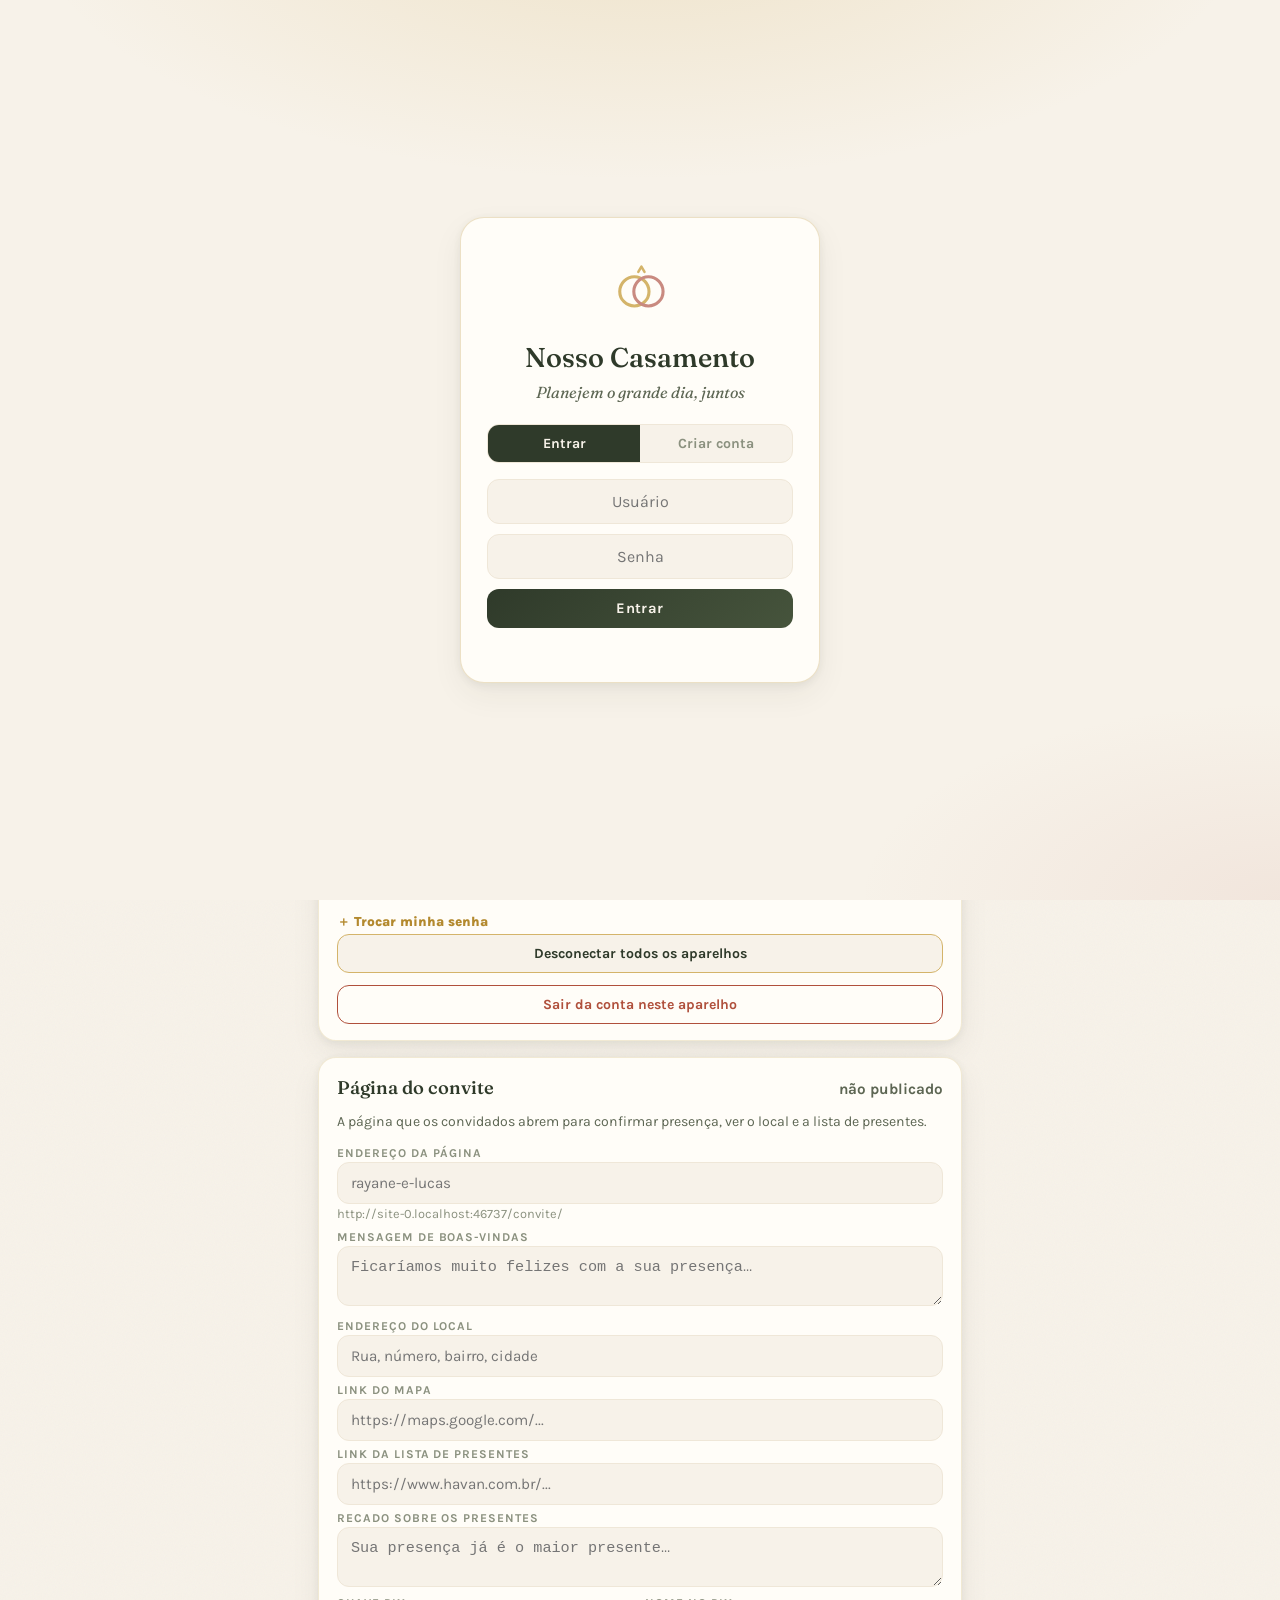
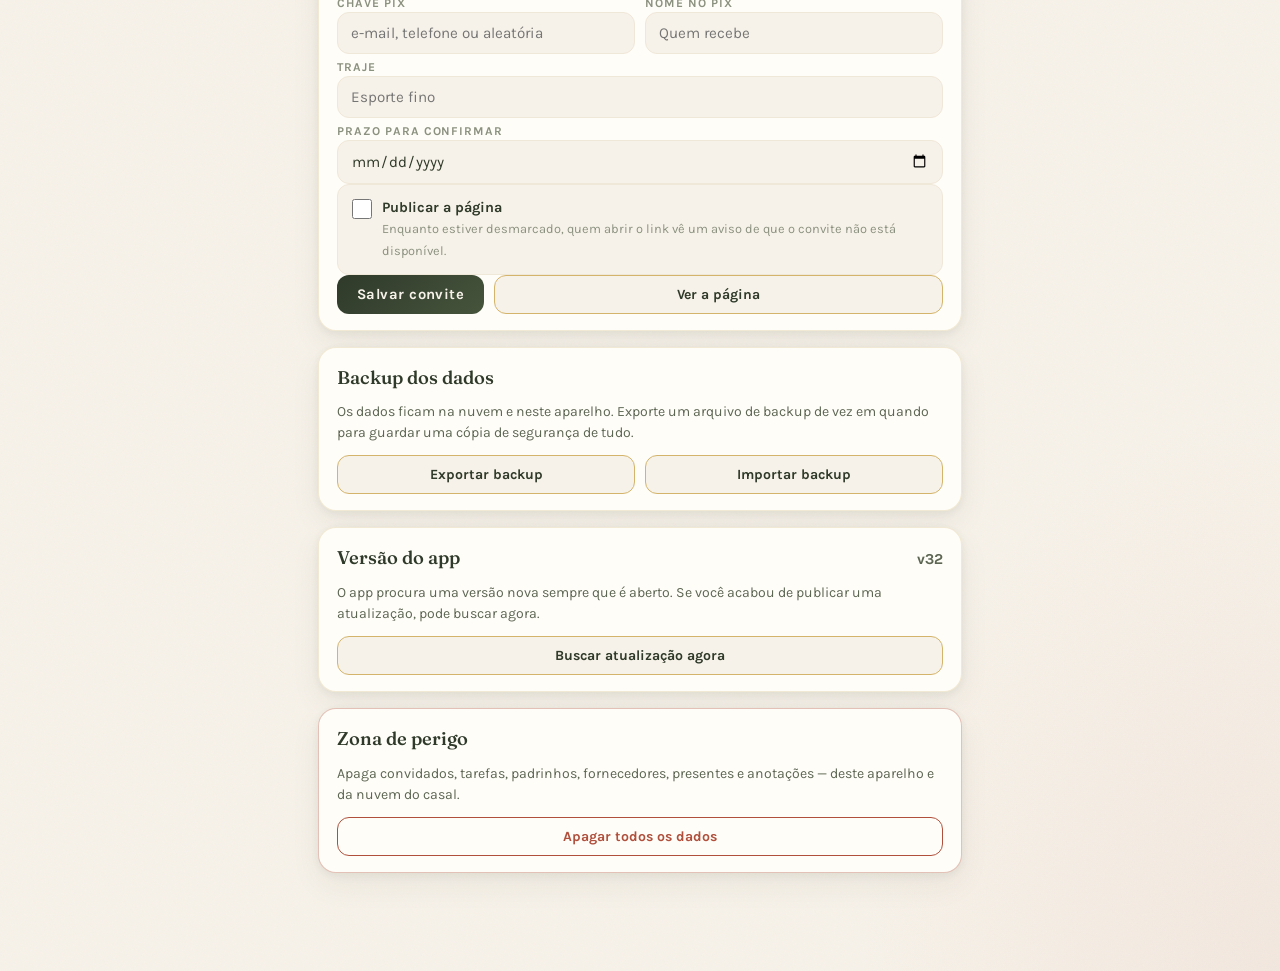
<file: index.html>
<!DOCTYPE html>
<html lang="pt-BR">
<head>
  <meta charset="UTF-8">
  <meta name="viewport" content="width=device-width, initial-scale=1.0, viewport-fit=cover">
  <meta name="description" content="Planejador de casamento: convidados, checklist, padrinhos, fornecedores e contagem regressiva.">
  <meta name="theme-color" content="#2f3a2a">
  <title>Nosso Casamento</title>
  <link rel="manifest" href="manifest.webmanifest">
  <link rel="icon" href="icons/icon.svg" type="image/svg+xml">
  <link rel="apple-touch-icon" href="icons/icon-192.png">
  <meta name="apple-mobile-web-app-capable" content="yes">
  <meta name="apple-mobile-web-app-status-bar-style" content="black-translucent">
  <meta name="apple-mobile-web-app-title" content="Casamento">
  <link rel="preconnect" href="https://fonts.googleapis.com">
  <link rel="preconnect" href="https://fonts.gstatic.com" crossorigin>
  <link href="https://fonts.googleapis.com/css2?family=Fraunces:ital,opsz,wght@0,9..144,300..700;1,9..144,300..700&family=Karla:ital,wght@0,300..700;1,300..700&display=swap" rel="stylesheet">
  <link rel="stylesheet" href="css/styles.css">
</head>
<body>

  <!-- Abertura: dura menos de um segundo. Um brilho suave se abre, os anéis
       entram e o painel se dissolve enquanto o app já aparece por trás.
       Só transform e opacity, para o celular desenhar sem esforço. -->
  <div class="abertura" id="abertura" aria-hidden="true">
    <div class="abertura-pool pool-sage"></div>
    <div class="abertura-pool pool-rose"></div>
    <svg class="abertura-aneis" viewBox="94 96 344 306" width="150" height="134" aria-hidden="true">
      <circle cx="216" cy="280" r="104" fill="none" stroke="#b3892e" stroke-width="20"/>
      <circle cx="316" cy="280" r="104" fill="none" stroke="#c98a80" stroke-width="20"/>
      <path d="M244 142l22-38 22 38" fill="none" stroke="#b3892e" stroke-width="17" stroke-linecap="round" stroke-linejoin="round"/>
    </svg>
    <p class="abertura-nome" id="abertura-nome">Nosso Casamento</p>
  </div>

  <!-- Foto do casal em tamanho grande, ao tocar no cabeçalho. -->
  <div class="foto-grande" id="foto-grande" hidden>
    <img id="foto-grande-img" alt="Foto do casal">
    <button class="foto-grande-fechar" id="foto-grande-fechar" type="button" aria-label="Fechar foto">Fechar</button>
  </div>

  <div class="login-screen" id="login-screen" hidden>
    <div class="login-card">
      <svg class="login-aneis" viewBox="0 0 512 512" width="72" height="72" aria-hidden="true">
        <circle cx="216" cy="280" r="104" fill="none" stroke="#d4b46a" stroke-width="22"/>
        <circle cx="316" cy="280" r="104" fill="none" stroke="#c98a80" stroke-width="22"/>
        <path d="M244 142l22-38 22 38" fill="none" stroke="#d4b46a" stroke-width="18" stroke-linecap="round" stroke-linejoin="round"/>
      </svg>
      <h1>Nosso Casamento</h1>
      <p class="login-sub">Planejem o grande dia, juntos</p>

      <div class="login-tabs" role="tablist">
        <button type="button" class="login-tab is-active" data-aba="entrar">Entrar</button>
        <button type="button" class="login-tab" data-aba="criar">Criar conta</button>
      </div>

      <form id="form-login" class="login-form is-active">
        <input type="text" id="login-usuario" placeholder="Usuário" autocomplete="username" autocapitalize="none" required maxlength="40">
        <input type="password" id="login-senha" placeholder="Senha" autocomplete="current-password" required maxlength="60">
        <button type="submit" class="btn-primary btn-block" id="btn-entrar">Entrar</button>
        <p class="login-erro" id="login-erro" role="alert"></p>
      </form>

      <form id="form-criar" class="login-form" hidden>
        <input type="text" id="criar-usuario" placeholder="Escolha um usuário" autocomplete="username" autocapitalize="none" required maxlength="40">
        <input type="password" id="criar-senha" placeholder="Crie uma senha (mín. 8)" autocomplete="new-password" required minlength="8" maxlength="60">
        <input type="password" id="criar-senha2" placeholder="Repita a senha" autocomplete="new-password" required minlength="8" maxlength="60">
        <input type="text" id="criar-codigo" placeholder="Código do casal (opcional)" autocapitalize="none" maxlength="40">
        <p class="login-dica">Deixe o código vazio para começar um casamento do zero. Para ver as mesmas listas do seu par, peça o <b>código do casal</b> dele(a) — fica em Configurações › Conta — e cole aqui.</p>
        <button type="submit" class="btn-primary btn-block" id="btn-criar">Criar conta</button>
        <p class="login-erro" id="criar-erro" role="alert"></p>
      </form>
    </div>
  </div>

  <header class="app-header">
    <div class="header-inner">
      <button class="monogram" id="monogram" type="button" aria-label="Ver foto do casal">N&amp;N</button>
      <div class="header-names">
        <h1 id="header-couple">Nosso Casamento</h1>
        <p id="header-date">Configure a data do grande dia</p>
      </div>
      <button class="btn-icon" id="btn-config" aria-label="Configurações" title="Configurações">
        <svg viewBox="0 0 24 24" width="22" height="22" fill="none" stroke="currentColor" stroke-width="1.6" stroke-linecap="round" stroke-linejoin="round"><circle cx="12" cy="12" r="3"/><path d="M19.4 15a1.65 1.65 0 0 0 .33 1.82l.06.06a2 2 0 1 1-2.83 2.83l-.06-.06a1.65 1.65 0 0 0-1.82-.33 1.65 1.65 0 0 0-1 1.51V21a2 2 0 1 1-4 0v-.09a1.65 1.65 0 0 0-1-1.51 1.65 1.65 0 0 0-1.82.33l-.06.06a2 2 0 1 1-2.83-2.83l.06-.06a1.65 1.65 0 0 0 .33-1.82 1.65 1.65 0 0 0-1.51-1H3a2 2 0 1 1 0-4h.09a1.65 1.65 0 0 0 1.51-1 1.65 1.65 0 0 0-.33-1.82l-.06-.06a2 2 0 1 1 2.83-2.83l.06.06a1.65 1.65 0 0 0 1.82.33h.09a1.65 1.65 0 0 0 1-1.51V3a2 2 0 1 1 4 0v.09a1.65 1.65 0 0 0 1 1.51h.09a1.65 1.65 0 0 0 1.82-.33l.06-.06a2 2 0 1 1 2.83 2.83l-.06.06a1.65 1.65 0 0 0-.33 1.82v.09a1.65 1.65 0 0 0 1.51 1H21a2 2 0 1 1 0 4h-.09a1.65 1.65 0 0 0-1.51 1z"/></svg>
      </button>
      <button class="btn-icon" id="btn-logout" aria-label="Sair da conta" title="Sair da conta">
        <svg viewBox="0 0 24 24" width="22" height="22" fill="none" stroke="currentColor" stroke-width="1.7" stroke-linecap="round" stroke-linejoin="round"><path d="M15 3H6a2 2 0 0 0-2 2v14a2 2 0 0 0 2 2h9"/><path d="M11 12h10m0 0-3.5-3.5M21 12l-3.5 3.5"/></svg>
      </button>
    </div>
  </header>

  <main class="app-main">

    <!-- ============ DASHBOARD ============ -->
    <section class="view is-active" id="view-dashboard">
      <div class="countdown-card">
        <p class="countdown-label">Faltam</p>
        <div class="countdown-grid" id="countdown">
          <div class="cd-unit"><span class="cd-num" id="cd-dias">--</span><span class="cd-lbl">dias</span></div>
          <div class="cd-unit"><span class="cd-num" id="cd-horas">--</span><span class="cd-lbl">horas</span></div>
          <div class="cd-unit"><span class="cd-num" id="cd-min">--</span><span class="cd-lbl">min</span></div>
          <div class="cd-unit"><span class="cd-num" id="cd-seg">--</span><span class="cd-lbl">seg</span></div>
        </div>
        <p class="countdown-meses" id="countdown-meses" hidden></p>
        <p class="countdown-date" id="countdown-date">para o grande dia</p>
      </div>

      <div class="stat-grid">
        <button class="stat-card" data-goto="convidados">
          <span class="stat-num" id="stat-convidados">0</span>
          <span class="stat-lbl">Convidados</span>
          <span class="stat-sub" id="stat-convidados-sub">—</span>
        </button>
        <button class="stat-card" data-goto="checklist">
          <span class="stat-num" id="stat-pendencias">0</span>
          <span class="stat-lbl">Pendências</span>
          <span class="stat-sub" id="stat-pendencias-sub">—</span>
        </button>
        <button class="stat-card" data-goto="padrinhos">
          <span class="stat-num" id="stat-padrinhos">0</span>
          <span class="stat-lbl">Padrinhos</span>
          <span class="stat-sub" id="stat-padrinhos-sub">—</span>
        </button>
        <button class="stat-card" data-goto="fornecedores">
          <span class="stat-num" id="stat-fornecedores">0</span>
          <span class="stat-lbl">Fornecedores</span>
          <span class="stat-sub" id="stat-fornecedores-sub">—</span>
        </button>
        <button class="stat-card stat-wide" data-goto="presentes">
          <span class="stat-num" id="stat-presentes">0</span>
          <span class="stat-lbl">Presentes</span>
          <span class="stat-sub" id="stat-presentes-sub">—</span>
        </button>
      </div>

      <div class="card">
        <div class="card-head">
          <h2>Orçamento</h2>
          <span class="card-head-value" id="resumo-orcamento-total">R$ 0,00</span>
        </div>
        <div class="progress-track"><div class="progress-fill" id="orcamento-progress"></div></div>
        <div class="legend">
          <span class="legend-item"><i class="dot dot-ok"></i>Resolvido: <b id="resumo-valor-resolvido">R$ 0,00</b></span>
          <span class="legend-item"><i class="dot dot-pend"></i>Pendente: <b id="resumo-valor-pendente">R$ 0,00</b></span>
        </div>
      </div>

      <div class="card">
        <div class="card-head">
          <h2>Checklist</h2>
          <span class="card-head-value" id="resumo-checklist-frac">0/0</span>
        </div>
        <div class="progress-track"><div class="progress-fill" id="checklist-progress"></div></div>
        <div class="dash-mini">
          <div class="dash-mini-item"><span class="dm-num dm-ok" id="cl-feitos">0</span><span class="dm-lbl">Resolvidos</span></div>
          <div class="dash-mini-item"><span class="dm-num dm-pend" id="cl-faltam">0</span><span class="dm-lbl">Pendentes</span></div>
          <div class="dash-mini-item"><span class="dm-num dm-money" id="cl-valor-pendente">R$ 0</span><span class="dm-lbl">A pagar</span></div>
        </div>
        <p class="dash-list-titulo" id="dash-pendentes-titulo">Próximas pendências</p>
        <ul class="mini-list" id="dash-pendentes"></ul>
      </div>

      <div class="card">
        <div class="card-head">
          <h2>Presentes</h2>
          <span class="card-head-value" id="resumo-presentes-frac">0/0</span>
        </div>
        <div class="progress-track"><div class="progress-fill" id="presentes-progress"></div></div>
        <div class="dash-mini">
          <div class="dash-mini-item"><span class="dm-num dm-ganho" id="pr-ganhos">0</span><span class="dm-lbl">🎁 Ganhos</span></div>
          <div class="dash-mini-item"><span class="dm-num dm-comprado" id="pr-comprados">0</span><span class="dm-lbl">🛒 Comprados</span></div>
          <div class="dash-mini-item"><span class="dm-num dm-pend" id="pr-faltam">0</span><span class="dm-lbl">Faltam</span></div>
        </div>
        <p class="dash-list-titulo" id="dash-presentes-titulo">Ainda faltam</p>
        <ul class="mini-list" id="dash-presentes-faltam"></ul>
        <div class="legend" id="presentes-valor-legenda" hidden>
          <span class="legend-item"><i class="dot dot-ok"></i>Já conquistado: <b id="pr-valor-conquistado">R$ 0,00</b></span>
          <span class="legend-item"><i class="dot dot-pend"></i>Total da lista: <b id="pr-valor-total">R$ 0,00</b></span>
        </div>
      </div>

      <div class="card">
        <div class="card-head">
          <h2>Convidados</h2>
          <span class="card-head-value" id="resumo-convidados-total">0 pessoas</span>
        </div>
        <div class="dash-mini">
          <div class="dash-mini-item"><span class="dm-num" id="cv-pessoas">0</span><span class="dm-lbl">Pessoas</span></div>
          <div class="dash-mini-item"><span class="dm-num dm-ok" id="cv-confirmados">0</span><span class="dm-lbl">Confirmados</span></div>
          <div class="dash-mini-item"><span class="dm-num dm-pend" id="cv-aconfirmar">0</span><span class="dm-lbl">A confirmar</span></div>
        </div>
        <div class="progress-track"><div class="progress-fill" id="convidados-progress"></div></div>
        <p class="dash-list-titulo">Por lado do casal</p>
        <div class="split-bar" id="split-bar">
          <div class="split-noiva" id="split-noiva"></div>
          <div class="split-noivo" id="split-noivo"></div>
        </div>
        <div class="legend">
          <span class="legend-item"><i class="dot dot-noiva"></i><span id="lado-a-label">Noiva</span>: <b id="resumo-lado-a">0</b></span>
          <span class="legend-item"><i class="dot dot-noivo"></i><span id="lado-b-label">Noivo</span>: <b id="resumo-lado-b">0</b></span>
        </div>
      </div>

      <div class="card card-notas" id="card-notas" hidden>
        <div class="card-head">
          <h2>Anotações</h2>
          <span class="card-head-value" id="resumo-notas-total">0</span>
        </div>
        <p class="dash-list-titulo">Última anotação</p>
        <div id="dash-nota-recente"></div>
      </div>

    </section>

    <!-- ============ CONVIDADOS ============ -->
    <section class="view" id="view-convidados">
      <div class="view-head">
        <h2 class="view-title">Lista de Convidados</h2>
        <p class="view-sub" id="convidados-resumo">Nenhum convidado ainda</p>
      </div>

      <form class="form-card" id="form-convidado">
        <input type="text" id="convidado-nome" placeholder="Nome do convidado" required maxlength="80">
        <div class="form-row">
          <div class="seg-control" role="radiogroup" aria-label="Lado">
            <label><input type="radio" name="convidado-lado" value="noiva" checked><span id="seg-lado-a">Noiva</span></label>
            <label><input type="radio" name="convidado-lado" value="noivo"><span id="seg-lado-b">Noivo</span></label>
          </div>
          <label class="field-inline">
            <span>+ acomp.</span>
            <input type="number" id="convidado-acomp" min="0" max="20" value="0">
          </label>
          <button type="submit" class="btn-primary">Adicionar</button>
        </div>
      </form>

      <div class="busca-wrap" id="busca-convidados-wrap" hidden>
        <svg class="busca-icone" viewBox="0 0 24 24" width="17" height="17" fill="none" stroke="currentColor" stroke-width="1.8" stroke-linecap="round"><circle cx="11" cy="11" r="7"/><path d="m20 20-3.5-3.5"/></svg>
        <input type="search" id="busca-convidados" placeholder="Buscar convidado" autocomplete="off">
      </div>

      <div class="filter-row" id="convidados-filtros">
        <button class="chip is-active" data-filtro="todos">Todos</button>
        <button class="chip" data-filtro="noiva" id="chip-lado-a">Noiva</button>
        <button class="chip" data-filtro="noivo" id="chip-lado-b">Noivo</button>
        <button class="chip" data-filtro="confirmados">Confirmados</button>
      </div>

      <ul class="item-list" id="lista-convidados"></ul>
      <p class="empty-state" id="convidados-empty">Adicione o primeiro convidado acima ✨</p>
    </section>

    <!-- ============ CHECKLIST ============ -->
    <section class="view" id="view-checklist">
      <div class="view-head">
        <h2 class="view-title">Checklist &amp; Custos</h2>
        <p class="view-sub" id="checklist-resumo">Nenhum item ainda</p>
      </div>

      <form class="form-card" id="form-item">
        <input type="text" id="item-desc" placeholder="O que precisa ser resolvido?" required maxlength="120">
        <div class="form-row">
          <label class="field-inline field-money">
            <span>R$</span>
            <input type="text" id="item-valor" inputmode="decimal" placeholder="0,00">
          </label>
          <label class="field-inline field-prazo" title="Até quando isso precisa estar resolvido">
            <span>até</span>
            <input type="date" id="item-prazo" aria-label="Prazo para resolver">
          </label>
        </div>
        <div class="form-row">
          <button type="submit" class="btn-primary btn-largo">Adicionar</button>
        </div>
      </form>

      <div class="totals-strip">
        <div class="total-box"><span class="total-lbl">Total</span><span class="total-val" id="total-geral">R$ 0,00</span></div>
        <div class="total-box total-ok"><span class="total-lbl">Resolvido</span><span class="total-val" id="total-resolvido">R$ 0,00</span></div>
        <div class="total-box total-pend"><span class="total-lbl">Pendente</span><span class="total-val" id="total-pendente">R$ 0,00</span></div>
      </div>

      <div class="busca-wrap" id="busca-checklist-wrap" hidden>
        <svg class="busca-icone" viewBox="0 0 24 24" width="17" height="17" fill="none" stroke="currentColor" stroke-width="1.8" stroke-linecap="round"><circle cx="11" cy="11" r="7"/><path d="m20 20-3.5-3.5"/></svg>
        <input type="search" id="busca-checklist" placeholder="Buscar tarefa" autocomplete="off">
      </div>

      <div class="filter-row" id="checklist-filtros">
        <button class="chip is-active" data-filtro="todos">Todos</button>
        <button class="chip" data-filtro="pendentes">Pendentes</button>
        <button class="chip" data-filtro="resolvidos">Resolvidos</button>
      </div>

      <ul class="item-list" id="lista-itens"></ul>
      <p class="empty-state" id="checklist-empty">Cadastre a primeira tarefa acima ✨</p>
    </section>

    <!-- ============ PADRINHOS ============ -->
    <section class="view" id="view-padrinhos">
      <div class="view-head">
        <h2 class="view-title">Padrinhos &amp; Madrinhas</h2>
        <p class="view-sub" id="padrinhos-resumo">Nenhum par ainda</p>
      </div>

      <form class="form-card" id="form-padrinho">
        <div class="form-row form-row-stack">
          <input type="text" id="padrinho-nome" placeholder="Padrinho" required maxlength="80">
          <span class="amp">&amp;</span>
          <input type="text" id="madrinha-nome" placeholder="Madrinha" required maxlength="80">
        </div>
        <button type="submit" class="btn-primary btn-block">Adicionar par</button>
      </form>

      <div class="busca-wrap" id="busca-padrinhos-wrap" hidden>
        <svg class="busca-icone" viewBox="0 0 24 24" width="17" height="17" fill="none" stroke="currentColor" stroke-width="1.8" stroke-linecap="round"><circle cx="11" cy="11" r="7"/><path d="m20 20-3.5-3.5"/></svg>
        <input type="search" id="busca-padrinhos" placeholder="Buscar padrinho ou madrinha" autocomplete="off">
      </div>

      <ul class="pair-list" id="lista-padrinhos"></ul>
      <p class="empty-state" id="padrinhos-empty">Adicione o primeiro par acima ✨</p>
    </section>

    <!-- ============ FORNECEDORES ============ -->
    <section class="view" id="view-fornecedores">
      <div class="view-head">
        <h2 class="view-title">Fornecedores</h2>
        <p class="view-sub" id="fornecedores-resumo">Nenhum fornecedor ainda</p>
      </div>

      <form class="form-card" id="form-fornecedor">
        <input type="text" id="fornecedor-nome" placeholder="Nome (ex.: Buffet Sabor & Festa)" required maxlength="80">
        <div class="form-row">
          <select id="fornecedor-categoria">
            <option>Buffet</option>
            <option>Fotografia</option>
            <option>Música / DJ</option>
            <option>Decoração</option>
            <option>Espaço / Local</option>
            <option>Vestido & Traje</option>
            <option>Doces & Bolo</option>
            <option>Convites</option>
            <option>Cerimonial</option>
            <option>Outro</option>
          </select>
          <input type="tel" id="fornecedor-contato" placeholder="WhatsApp / telefone" maxlength="20">
        </div>
        <button type="submit" class="btn-primary btn-block">Adicionar fornecedor</button>
      </form>

      <div class="busca-wrap" id="busca-fornecedores-wrap" hidden>
        <svg class="busca-icone" viewBox="0 0 24 24" width="17" height="17" fill="none" stroke="currentColor" stroke-width="1.8" stroke-linecap="round"><circle cx="11" cy="11" r="7"/><path d="m20 20-3.5-3.5"/></svg>
        <input type="search" id="busca-fornecedores" placeholder="Buscar fornecedor" autocomplete="off">
      </div>

      <ul class="item-list" id="lista-fornecedores"></ul>
      <p class="empty-state" id="fornecedores-empty">Cadastre o primeiro fornecedor acima ✨</p>
    </section>

    <!-- ============ PRESENTES ============ -->
    <section class="view" id="view-presentes">
      <div class="view-head">
        <h2 class="view-title">Lista de Presentes</h2>
        <p class="view-sub" id="presentes-resumo">Nenhum presente ainda</p>
      </div>

      <form class="form-card" id="form-presente">
        <input type="text" id="presente-nome" placeholder="O que vocês querem ganhar?" required maxlength="100">
        <input type="text" id="presente-link" placeholder="Link da loja (opcional)" inputmode="url" autocapitalize="none" maxlength="300">
        <div class="form-row">
          <label class="field-inline field-money">
            <span>R$</span>
            <input type="text" id="presente-valor" inputmode="decimal" placeholder="0,00">
          </label>
          <button type="submit" class="btn-primary">Adicionar</button>
        </div>
      </form>

      <div class="totals-strip">
        <div class="total-box"><span class="total-lbl">Total</span><span class="total-val" id="presentes-total">0</span></div>
        <div class="total-box total-ok"><span class="total-lbl">Já temos</span><span class="total-val" id="presentes-temos">0</span></div>
        <div class="total-box total-pend"><span class="total-lbl">Faltam</span><span class="total-val" id="presentes-faltam">0</span></div>
      </div>

      <div class="busca-wrap" id="busca-presentes-wrap" hidden>
        <svg class="busca-icone" viewBox="0 0 24 24" width="17" height="17" fill="none" stroke="currentColor" stroke-width="1.8" stroke-linecap="round"><circle cx="11" cy="11" r="7"/><path d="m20 20-3.5-3.5"/></svg>
        <input type="search" id="busca-presentes" placeholder="Buscar presente" autocomplete="off">
      </div>

      <div class="filter-row" id="presentes-filtros">
        <button class="chip is-active" data-filtro="todos">Todos</button>
        <button class="chip" data-filtro="faltam">Faltam</button>
        <button class="chip" data-filtro="comprado">Comprados</button>
        <button class="chip" data-filtro="ganho">Ganhos</button>
      </div>

      <ul class="item-list" id="lista-presentes"></ul>
      <p class="empty-state" id="presentes-empty">Adicione o primeiro presente acima ✨</p>
    </section>

    <!-- ============ ANOTAÇÕES ============ -->
    <section class="view" id="view-notas">
      <div class="view-head">
        <h2 class="view-title">Bloco de Anotações</h2>
        <p class="view-sub" id="notas-resumo">Nenhuma anotação ainda</p>
      </div>

      <form class="form-card" id="form-nota">
        <textarea id="nota-texto" placeholder="Escreva uma ideia, um recado, uma lembrança..." rows="3" maxlength="1000" required></textarea>
        <div class="cores-row" role="radiogroup" aria-label="Cor da anotação">
          <label class="cor-opcao"><input type="radio" name="nota-cor" value="papel" checked><span class="cor-bola cor-papel" title="Papel"></span></label>
          <label class="cor-opcao"><input type="radio" name="nota-cor" value="rosa"><span class="cor-bola cor-rosa" title="Rosa-chá"></span></label>
          <label class="cor-opcao"><input type="radio" name="nota-cor" value="sage"><span class="cor-bola cor-sage" title="Verde-oliva"></span></label>
          <label class="cor-opcao"><input type="radio" name="nota-cor" value="dourado"><span class="cor-bola cor-dourado" title="Dourado"></span></label>
          <label class="cor-opcao"><input type="radio" name="nota-cor" value="azul"><span class="cor-bola cor-azul" title="Azul sereno"></span></label>
          <button type="submit" class="btn-primary btn-nota-add">Anotar</button>
        </div>
      </form>

      <div class="busca-wrap">
        <svg class="busca-icone" viewBox="0 0 24 24" width="17" height="17" fill="none" stroke="currentColor" stroke-width="1.8" stroke-linecap="round"><circle cx="11" cy="11" r="7"/><path d="m20 20-3.5-3.5"/></svg>
        <input type="search" id="notas-busca" placeholder="Buscar nas anotações" autocomplete="off">
      </div>

      <div class="filter-row" id="notas-filtros"></div>

      <div class="notas-mural" id="lista-notas"></div>
      <p class="empty-state" id="notas-empty">Escreva a primeira anotação de vocês ✨</p>
    </section>

    <!-- ============ CONFIGURAÇÕES ============ -->
    <section class="view" id="view-config">
      <div class="view-head">
        <h2 class="view-title">Nosso Casamento</h2>
        <p class="view-sub">Dados do casal e do grande dia</p>
      </div>

      <form class="form-card" id="form-config">
        <div class="field">
          <span>Foto do casal (opcional)</span>
          <div class="foto-row">
            <div class="foto-preview" id="config-foto-preview" aria-hidden="true">N&amp;N</div>
            <div class="foto-acoes">
              <button type="button" class="btn-secondary" id="btn-escolher-foto">Escolher foto</button>
              <button type="button" class="btn-danger btn-remover-foto" id="btn-remover-foto" hidden>Remover foto</button>
            </div>
          </div>
          <input type="file" id="input-foto" accept="image/*" hidden>
        </div>
        <label class="field">
          <span>Nome da noiva</span>
          <input type="text" id="config-noiva" placeholder="Ex.: Maria" maxlength="40">
        </label>
        <label class="field">
          <span>Nome do noivo / noiva</span>
          <input type="text" id="config-noivo" placeholder="Ex.: João" maxlength="40">
        </label>
        <label class="field">
          <span>Data e hora do casamento</span>
          <input type="datetime-local" id="config-data">
        </label>
        <label class="field">
          <span>Local (opcional)</span>
          <input type="text" id="config-local" placeholder="Ex.: Estância Bahia" maxlength="80">
        </label>
        <button type="submit" class="btn-primary btn-block">Salvar</button>
      </form>

      <div class="card">
        <div class="card-head">
          <h2>Conta</h2>
          <span class="sync-status" id="sync-status"></span>
        </div>
        <p class="card-text">Conectado como <b id="conta-usuario">—</b>. Tudo fica guardado na nuvem.</p>

        <div class="membros-box" id="membros-box">
          <p class="dash-list-titulo">Quem usa este casamento</p>
          <div class="membros-lista" id="membros-lista"></div>
        </div>

        <div class="aviso-sozinho" id="aviso-sozinho" hidden>
          <b>⚠️ Você está sozinho(a) neste casamento.</b>
          Se seu par também usa o app, as listas de vocês estão separadas. Junte as contas abaixo — nada se perde, os dados dos dois são somados.
        </div>

        <p class="card-text card-text-meio">Código do casal — dê para seu par usar ao <b>criar a conta dele(a)</b>, assim vocês veem e editam as mesmas listas:</p>
        <div class="form-row">
          <input type="text" id="conta-codigo" readonly>
          <button class="btn-secondary btn-estreito" id="btn-copiar-codigo" type="button">Copiar</button>
        </div>

        <details class="juntar-box" id="juntar-box">
          <summary>Juntar minha conta à do meu par</summary>
          <p class="card-text">Peça o <b>código do casal</b> do seu par (fica aqui, na conta dele(a)), cole abaixo e confirme com a sua senha. As listas dos dois viram uma só.</p>
          <input type="text" id="juntar-codigo" placeholder="código do casal do meu par" autocomplete="off" autocapitalize="none">
          <input type="password" id="juntar-senha" placeholder="sua senha" autocomplete="current-password">
          <button class="btn-primary btn-block" id="btn-juntar" type="button">Juntar as contas</button>
          <p class="login-erro" id="juntar-erro" role="alert"></p>
        </details>

        <details class="juntar-box" id="senha-box">
          <summary>Trocar minha senha</summary>
          <p class="card-text">A senha nova precisa ter ao menos <b>8 caracteres</b>. Ao trocar, as sessões abertas em outros aparelhos são encerradas.</p>
          <input type="password" id="senha-atual" placeholder="senha atual" autocomplete="current-password">
          <input type="password" id="senha-nova" placeholder="senha nova" autocomplete="new-password" minlength="8">
          <button class="btn-primary btn-block" id="btn-trocar-senha" type="button">Trocar senha</button>
          <p class="login-erro" id="senha-erro" role="alert"></p>
        </details>

        <button class="btn-secondary btn-block" id="btn-sair-todos" type="button">Desconectar todos os aparelhos</button>
        <button class="btn-danger btn-desconectar" id="btn-sair-conta" type="button">Sair da conta neste aparelho</button>
      </div>

      <div class="card" id="card-convite">
        <div class="card-head">
          <h2>Página do convite</h2>
          <span class="card-head-value" id="convite-situacao">—</span>
        </div>
        <p class="card-text">A página que os convidados abrem para confirmar presença, ver o local e a lista de presentes.</p>

        <label class="campo-label" for="convite-slug">Endereço da página</label>
        <input type="text" id="convite-slug" placeholder="rayane-e-lucas" autocapitalize="none" maxlength="60">
        <p class="campo-dica" id="convite-endereco-completo"></p>

        <label class="campo-label" for="convite-mensagem">Mensagem de boas-vindas</label>
        <textarea id="convite-mensagem" rows="2" maxlength="600" placeholder="Ficaríamos muito felizes com a sua presença…"></textarea>

        <label class="campo-label" for="convite-endereco">Endereço do local</label>
        <input type="text" id="convite-endereco" maxlength="200" placeholder="Rua, número, bairro, cidade">

        <label class="campo-label" for="convite-mapa">Link do mapa</label>
        <input type="text" id="convite-mapa" maxlength="300" inputmode="url" placeholder="https://maps.google.com/...">

        <label class="campo-label" for="convite-presentes">Link da lista de presentes</label>
        <input type="text" id="convite-presentes" maxlength="300" inputmode="url" placeholder="https://www.havan.com.br/...">

        <label class="campo-label" for="convite-presentes-texto">Recado sobre os presentes</label>
        <textarea id="convite-presentes-texto" rows="2" maxlength="400" placeholder="Sua presença já é o maior presente…"></textarea>

        <div class="form-row">
          <label class="campo-meio">
            <span class="campo-label">Chave Pix</span>
            <input type="text" id="convite-pix" maxlength="100" placeholder="e-mail, telefone ou aleatória">
          </label>
          <label class="campo-meio">
            <span class="campo-label">Nome no Pix</span>
            <input type="text" id="convite-pix-nome" maxlength="80" placeholder="Quem recebe">
          </label>
        </div>

        <label class="campo-label" for="convite-traje">Traje</label>
        <input type="text" id="convite-traje" maxlength="120" placeholder="Esporte fino">

        <label class="campo-label" for="convite-prazo">Prazo para confirmar</label>
        <input type="date" id="convite-prazo">

        <label class="troca-linha">
          <input type="checkbox" id="convite-publicado">
          <span><b>Publicar a página</b><br><span class="campo-dica">Enquanto estiver desmarcado, quem abrir o link vê um aviso de que o convite não está disponível.</span></span>
        </label>

        <div class="form-row">
          <button class="btn-primary" id="btn-salvar-convite" type="button">Salvar convite</button>
          <button class="btn-secondary" id="btn-abrir-convite" type="button">Ver a página</button>
        </div>
      </div>

      <div class="card">
        <div class="card-head"><h2>Backup dos dados</h2></div>
        <p class="card-text">Os dados ficam na nuvem e neste aparelho. Exporte um arquivo de backup de vez em quando para guardar uma cópia de segurança de tudo.</p>
        <div class="form-row">
          <button class="btn-secondary" id="btn-exportar" type="button">Exportar backup</button>
          <button class="btn-secondary" id="btn-importar" type="button">Importar backup</button>
          <input type="file" id="input-importar" accept="application/json" hidden>
        </div>
      </div>

      <div class="card">
        <div class="card-head">
          <h2>Versão do app</h2>
          <span class="card-head-value" id="app-versao">—</span>
        </div>
        <p class="card-text">O app procura uma versão nova sempre que é aberto. Se você acabou de publicar uma atualização, pode buscar agora.</p>
        <button class="btn-secondary btn-block" id="btn-atualizar" type="button">Buscar atualização agora</button>
      </div>

      <div class="card card-danger">
        <div class="card-head"><h2>Zona de perigo</h2></div>
        <p class="card-text">Apaga convidados, tarefas, padrinhos, fornecedores, presentes e anotações — deste aparelho e da nuvem do casal.</p>
        <button class="btn-danger" id="btn-limpar" type="button">Apagar todos os dados</button>
      </div>
    </section>
  </main>

  <nav class="bottom-nav" aria-label="Navegação principal">
    <button class="nav-item is-active" data-view="dashboard" aria-label="Início">
      <svg viewBox="0 0 24 24" width="22" height="22" fill="none" stroke="currentColor" stroke-width="1.7" stroke-linecap="round" stroke-linejoin="round"><path d="M3 10.5 12 3l9 7.5"/><path d="M5 9.5V21h14V9.5"/></svg>
      <span>Início</span>
    </button>
    <button class="nav-item" data-view="convidados" aria-label="Convidados">
      <svg viewBox="0 0 24 24" width="22" height="22" fill="none" stroke="currentColor" stroke-width="1.7" stroke-linecap="round" stroke-linejoin="round"><circle cx="9" cy="8" r="3.2"/><path d="M2.8 20c.6-3.4 3.1-5.2 6.2-5.2s5.6 1.8 6.2 5.2"/><circle cx="17" cy="9" r="2.5"/><path d="M15.6 14.4c2.9.1 5 1.7 5.6 4.6"/></svg>
      <span>Convidados</span>
    </button>
    <button class="nav-item" data-view="checklist" aria-label="Checklist">
      <svg viewBox="0 0 24 24" width="22" height="22" fill="none" stroke="currentColor" stroke-width="1.7" stroke-linecap="round" stroke-linejoin="round"><rect x="4" y="3.5" width="16" height="17" rx="2.5"/><path d="m8.5 12 2.4 2.4 4.6-4.8"/></svg>
      <span>Checklist</span>
    </button>
    <button class="nav-item" data-view="padrinhos" aria-label="Padrinhos">
      <svg viewBox="0 0 24 24" width="22" height="22" fill="none" stroke="currentColor" stroke-width="1.7" stroke-linecap="round" stroke-linejoin="round"><circle cx="9" cy="13.5" r="5"/><circle cx="15" cy="13.5" r="5"/><path d="m10.8 6.5 1.2-2 1.2 2"/></svg>
      <span>Padrinhos</span>
    </button>
    <button class="nav-item" data-view="presentes" aria-label="Presentes">
      <svg viewBox="0 0 24 24" width="22" height="22" fill="none" stroke="currentColor" stroke-width="1.7" stroke-linecap="round" stroke-linejoin="round"><rect x="3.5" y="9" width="17" height="12" rx="1.5"/><path d="M3.5 13h17M12 9v12"/><path d="M12 9C11 5 8.5 3.8 7.2 4.9S8.2 9 12 9zM12 9c1-4 3.5-5.2 4.8-4.1S15.8 9 12 9z"/></svg>
      <span>Presentes</span>
    </button>
    <button class="nav-item" data-view="fornecedores" aria-label="Fornecedores">
      <svg viewBox="0 0 24 24" width="22" height="22" fill="none" stroke="currentColor" stroke-width="1.7" stroke-linecap="round" stroke-linejoin="round"><path d="M4 8h16l-1.2 12.2a1.8 1.8 0 0 1-1.8 1.6H7a1.8 1.8 0 0 1-1.8-1.6z"/><path d="M8.5 11V6.5a3.5 3.5 0 0 1 7 0V11"/></svg>
      <span>Fornec.</span>
    </button>
    <button class="nav-item" data-view="notas" aria-label="Anotações">
      <svg viewBox="0 0 24 24" width="22" height="22" fill="none" stroke="currentColor" stroke-width="1.7" stroke-linecap="round" stroke-linejoin="round"><path d="M6 3.5h9L19 8v12.5a1 1 0 0 1-1 1H6a1 1 0 0 1-1-1v-16a1 1 0 0 1 1-1z"/><path d="M14.5 3.6V8H19"/><path d="M8.5 12.5h7M8.5 16h4.5"/></svg>
      <span>Notas</span>
    </button>
  </nav>

  <div class="toast" id="toast" role="status"></div>

  <script src="js/app.js"></script>
</body>
</html>
</file>
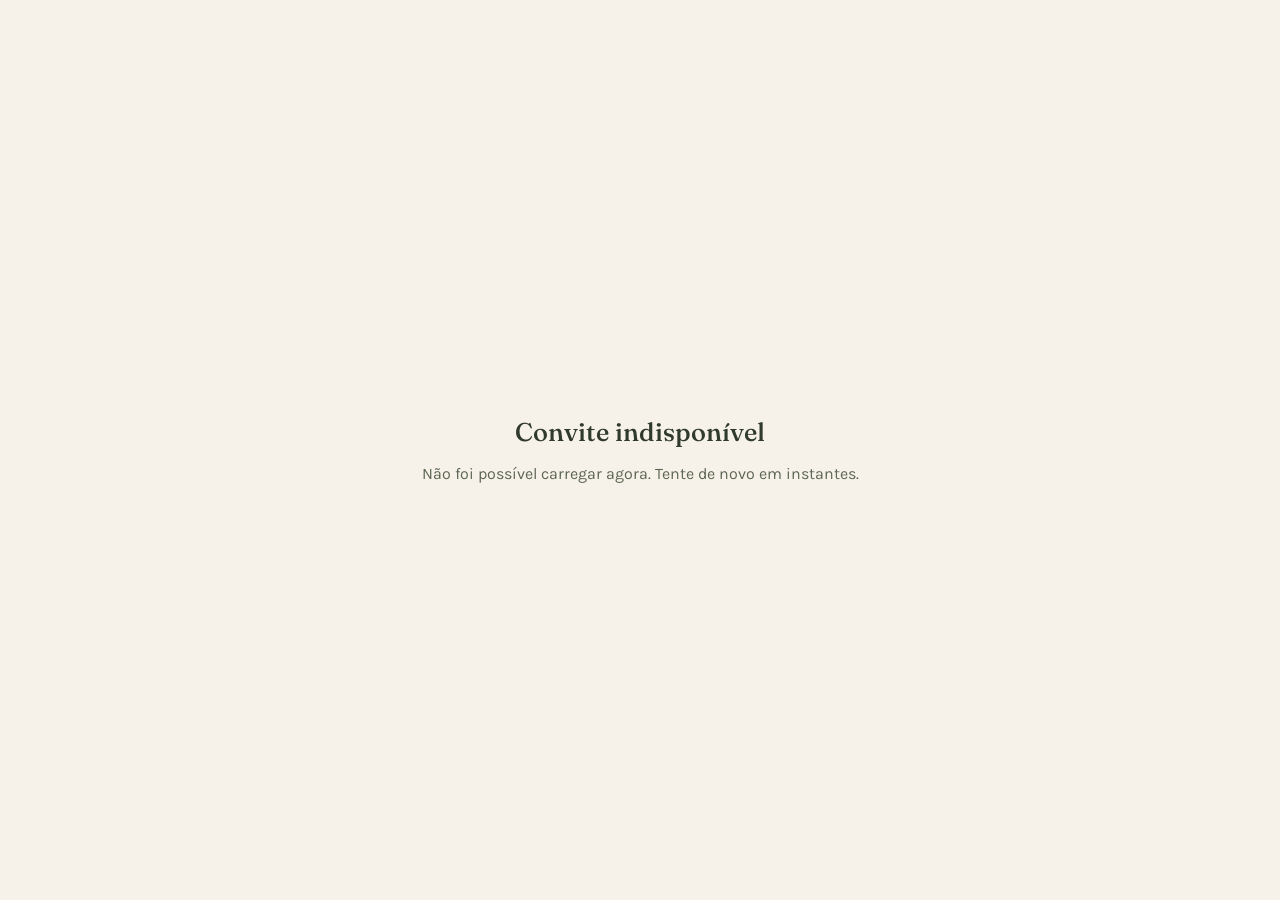
<file: convite/index.html>
<!DOCTYPE html>
<html lang="pt-BR">
<head>
  <meta charset="UTF-8">
  <meta name="viewport" content="width=device-width, initial-scale=1.0, viewport-fit=cover">
  <title>Nosso Casamento — Convite</title>
  <meta name="description" content="Convite de casamento: confirme sua presença, veja o local e a lista de presentes.">
  <meta name="theme-color" content="#2f3a2a">
  <link rel="icon" href="../icons/icon.svg" type="image/svg+xml">

  <!-- prévia ao compartilhar no WhatsApp e nas redes -->
  <meta property="og:type" content="website">
  <meta property="og:title" content="Nosso Casamento">
  <meta property="og:description" content="Confirme sua presença no nosso casamento 💛">
  <meta property="og:image" content="../icons/icon-512.png">
  <meta name="twitter:card" content="summary_large_image">

  <link rel="preconnect" href="https://fonts.googleapis.com">
  <link rel="preconnect" href="https://fonts.gstatic.com" crossorigin>
  <link href="https://fonts.googleapis.com/css2?family=Fraunces:ital,opsz,wght@0,9..144,300..700;1,9..144,300..700&family=Karla:ital,wght@0,300..700;1,300..700&display=swap" rel="stylesheet">
  <link rel="stylesheet" href="convite.css">
</head>
<body>

  <!-- enquanto os dados não chegam -->
  <div class="carregando" id="carregando">
    <svg viewBox="94 96 344 306" width="120" height="107" aria-hidden="true">
      <circle cx="216" cy="280" r="104" fill="none" stroke="#b3892e" stroke-width="20"/>
      <circle cx="316" cy="280" r="104" fill="none" stroke="#c98a80" stroke-width="20"/>
      <path d="M244 142l22-38 22 38" fill="none" stroke="#b3892e" stroke-width="17" stroke-linecap="round" stroke-linejoin="round"/>
    </svg>
  </div>

  <!-- quando o convite ainda não foi publicado ou o endereço está errado -->
  <div class="aviso-vazio" id="aviso-vazio" hidden>
    <h1>Convite indisponível</h1>
    <p id="aviso-texto">Confira o endereço com os noivos.</p>
  </div>

  <main id="pagina" hidden>

    <header class="capa">
      <div class="capa-foto" id="capa-foto" hidden><img id="capa-img" alt=""></div>
      <p class="capa-super">Vamos nos casar</p>
      <h1 class="capa-nomes" id="capa-nomes">Nosso Casamento</h1>
      <p class="capa-data" id="capa-data"></p>
      <div class="contagem" id="contagem" hidden>
        <div class="cd"><b id="cd-dias">–</b><span>dias</span></div>
        <div class="cd"><b id="cd-horas">–</b><span>horas</span></div>
        <div class="cd"><b id="cd-min">–</b><span>min</span></div>
      </div>
      <p class="capa-mensagem" id="capa-mensagem"></p>
    </header>

    <!-- ---------- confirmação de presença ---------- -->
    <section class="secao" id="secao-rsvp">
      <h2>Confirme sua presença</h2>
      <p class="secao-sub" id="rsvp-prazo" hidden></p>

      <!-- passo 1: quem é você -->
      <div class="cartao" id="passo-busca">
        <label class="campo-rotulo" for="busca">Digite seu nome como está no convite</label>
        <div class="busca-linha">
          <input type="search" id="busca" placeholder="Ex.: Ana Paula" autocomplete="off" autocapitalize="words" maxlength="60">
          <button class="botao" id="btn-buscar" type="button">Buscar</button>
        </div>
        <p class="recado-erro" id="busca-erro" role="alert"></p>
        <ul class="achados" id="achados"></ul>
      </div>

      <!-- passo 2: a resposta -->
      <div class="cartao" id="passo-resposta" hidden>
        <p class="ola">Olá, <b id="convidado-nome"></b></p>
        <p class="secao-sub" id="convidado-vagas"></p>

        <div class="escolha">
          <button class="opcao" id="btn-vou" type="button">Eu vou 🎉</button>
          <button class="opcao opcao-nao" id="btn-nao-vou" type="button">Não poderei ir</button>
        </div>

        <div id="detalhe-sim" hidden>
          <label class="campo-rotulo" for="pessoas">Quantas pessoas vão?</label>
          <div class="contador">
            <button class="contador-btn" id="menos" type="button" aria-label="Menos uma pessoa">−</button>
            <span class="contador-num" id="pessoas">1</span>
            <button class="contador-btn" id="mais" type="button" aria-label="Mais uma pessoa">+</button>
          </div>
        </div>

        <label class="campo-rotulo" for="recado">Deixe um recado para os noivos <span class="opcional">(opcional)</span></label>
        <textarea id="recado" rows="3" maxlength="500" placeholder="Escreva algo carinhoso…"></textarea>

        <button class="botao botao-cheio" id="btn-enviar" type="button">Enviar resposta</button>
        <p class="recado-erro" id="resposta-erro" role="alert"></p>
        <button class="voltar" id="btn-voltar" type="button">Não é você? Buscar outro nome</button>
      </div>

      <!-- passo 3: obrigado -->
      <div class="cartao cartao-ok" id="passo-pronto" hidden>
        <p class="pronto-icone" id="pronto-icone">💛</p>
        <p class="pronto-titulo" id="pronto-titulo"></p>
        <p class="secao-sub" id="pronto-texto"></p>
        <button class="voltar" id="btn-mudar" type="button">Mudar minha resposta</button>
      </div>
    </section>

    <!-- ---------- local ---------- -->
    <section class="secao" id="secao-local" hidden>
      <h2>Onde vai ser</h2>
      <div class="cartao">
        <p class="local-nome" id="local-nome"></p>
        <p class="secao-sub" id="local-endereco"></p>
        <a class="botao botao-cheio" id="btn-mapa" target="_blank" rel="noopener" hidden>Como chegar</a>
        <a class="botao botao-vazado botao-cheio" id="btn-agenda" download="casamento.ics">Adicionar ao meu calendário</a>
      </div>
    </section>

    <!-- ---------- presentes ---------- -->
    <section class="secao" id="secao-presentes" hidden>
      <h2>Lista de presentes</h2>
      <div class="cartao">
        <p class="secao-sub" id="presentes-texto"></p>
        <a class="botao botao-cheio" id="btn-presentes" target="_blank" rel="noopener" hidden>Ver a lista</a>
        <div id="bloco-pix" hidden>
          <p class="pix-titulo">Ou nos presenteie por Pix</p>
          <p class="secao-sub" id="pix-nome"></p>
          <div class="pix-chave"><span id="pix-chave"></span></div>
          <button class="botao botao-vazado botao-cheio" id="btn-copiar-pix" type="button">Copiar chave Pix</button>
        </div>
      </div>
    </section>

    <!-- ---------- traje ---------- -->
    <section class="secao" id="secao-traje" hidden>
      <h2>Traje</h2>
      <div class="cartao"><p class="secao-sub" id="traje-texto"></p></div>
    </section>

    <footer class="rodape">
      <p id="rodape-nomes"></p>
      <p class="rodape-fina">Feito com carinho 💛</p>
    </footer>
  </main>

  <div class="aviso" id="aviso" role="status"></div>
  <script src="convite.js"></script>
</body>
</html>
</file>
<file: css/styles.css>
/* ============================================================
   Nosso Casamento — PWA
   Paleta: marfim, verde-oliva profundo, dourado, rosa-chá
   Tipografia: Fraunces (display) + Karla (texto)
   ============================================================ */

:root {
  --ivory: #f7f2e9;
  --ivory-deep: #efe7d8;
  --paper: #fffdf8;
  --ink: #2f3a2a;
  --ink-soft: #5d6653;
  --ink-faint: #8b917f;
  --gold: #b3892e;
  --gold-soft: #d4b46a;
  --rose: #c98a80;
  --rose-soft: #f0ded9;
  --sage: #7d9070;
  --sage-soft: #e2e8da;
  --danger: #b0503c;
  --ok: #6f8f5e;
  --shadow: 0 2px 10px rgba(47, 58, 42, 0.08), 0 12px 32px rgba(47, 58, 42, 0.06);
  --radius: 18px;
  --nav-h: 64px;
  --font-display: "Fraunces", Georgia, "Times New Roman", serif;
  --font-body: "Karla", "Segoe UI", Tahoma, sans-serif;
}

* { box-sizing: border-box; margin: 0; padding: 0; }

html { -webkit-text-size-adjust: 100%; }

body {
  font-family: var(--font-body);
  color: var(--ink);
  background-color: var(--ivory);
  background-image:
    radial-gradient(ellipse 80% 50% at 50% -10%, rgba(212, 180, 106, 0.18), transparent 60%),
    radial-gradient(ellipse 60% 40% at 100% 100%, rgba(201, 138, 128, 0.10), transparent 55%),
    url("data:image/svg+xml,%3Csvg xmlns='http://www.w3.org/2000/svg' width='140' height='140'%3E%3Cfilter id='n'%3E%3CfeTurbulence type='fractalNoise' baseFrequency='0.9' numOctaves='2'/%3E%3C/filter%3E%3Crect width='140' height='140' filter='url(%23n)' opacity='0.035'/%3E%3C/svg%3E");
  min-height: 100vh;
  min-height: 100dvh;
  padding-bottom: calc(var(--nav-h) + env(safe-area-inset-bottom, 0px));
  line-height: 1.5;
}

button { font-family: inherit; cursor: pointer; }
input, select { font-family: inherit; font-size: 1rem; color: var(--ink); }

/* ---------- Header ---------- */

.app-header {
  position: sticky;
  top: 0;
  z-index: 20;
  background: rgba(247, 242, 233, 0.88);
  backdrop-filter: blur(10px);
  -webkit-backdrop-filter: blur(10px);
  border-bottom: 1px solid rgba(179, 137, 46, 0.25);
  padding-top: env(safe-area-inset-top, 0px);
}

.header-inner {
  display: flex;
  align-items: center;
  gap: 14px;
  max-width: 680px;
  margin: 0 auto;
  padding: 12px 18px;
}

.monogram {
  font-family: var(--font-display);
  font-style: italic;
  font-weight: 500;
  font-size: 1.05rem;
  color: var(--paper);
  background: linear-gradient(140deg, var(--ink) 0%, #46543c 100%);
  border: 1.5px solid var(--gold-soft);
  width: 46px;
  height: 46px;
  border-radius: 50%;
  display: grid;
  place-items: center;
  flex-shrink: 0;
  letter-spacing: 0.02em;
  overflow: hidden;
}
.monogram img {
  width: 100%;
  height: 100%;
  object-fit: cover;
  display: block;
}

/* ---------- Foto do casal (config) ---------- */

.foto-row { display: flex; align-items: center; gap: 14px; }
.foto-preview {
  width: 66px;
  height: 66px;
  border-radius: 50%;
  flex-shrink: 0;
  background: linear-gradient(140deg, var(--ink) 0%, #46543c 100%);
  border: 1.5px solid var(--gold-soft);
  display: grid;
  place-items: center;
  overflow: hidden;
  color: var(--paper);
  font-family: var(--font-display);
  font-style: italic;
  font-size: 1.2rem;
  background-size: cover;
  background-position: center;
}
.foto-acoes { display: flex; flex-direction: column; gap: 8px; flex: 1; }
.foto-acoes .btn-secondary, .foto-acoes .btn-remover-foto { flex: none; width: 100%; }
.btn-remover-foto { padding: 8px 16px; }

.header-names { flex: 1; min-width: 0; }

.header-names h1 {
  font-family: var(--font-display);
  font-weight: 550;
  font-size: 1.25rem;
  letter-spacing: 0.01em;
  white-space: nowrap;
  overflow: hidden;
  text-overflow: ellipsis;
}

.header-names p {
  font-size: 0.78rem;
  color: var(--ink-soft);
  text-transform: uppercase;
  letter-spacing: 0.12em;
}

.btn-icon {
  background: none;
  border: none;
  color: var(--ink-soft);
  padding: 8px;
  border-radius: 12px;
  display: grid;
  place-items: center;
  transition: background 0.2s, color 0.2s;
}
.btn-icon:hover { background: var(--ivory-deep); color: var(--ink); }

/* ---------- Layout / views ---------- */

.app-main {
  max-width: 680px;
  margin: 0 auto;
  padding: 18px;
}

.view { display: none; animation: viewIn 0.35s ease both; }
.view.is-active { display: block; }

@keyframes viewIn {
  from { opacity: 0; transform: translateY(10px); }
  to { opacity: 1; transform: none; }
}

.view-head { margin-bottom: 16px; }

.view-title {
  font-family: var(--font-display);
  font-weight: 550;
  font-size: 1.65rem;
  line-height: 1.15;
}

.view-sub { color: var(--ink-soft); font-size: 0.9rem; margin-top: 2px; }

/* ---------- Countdown ---------- */

.countdown-card {
  background:
    radial-gradient(ellipse 120% 90% at 50% -20%, rgba(212, 180, 106, 0.35), transparent 55%),
    linear-gradient(150deg, #33402c 0%, #24301f 100%);
  color: var(--ivory);
  border-radius: 24px;
  padding: 26px 20px 20px;
  text-align: center;
  box-shadow: var(--shadow);
  border: 1px solid rgba(212, 180, 106, 0.4);
  margin-bottom: 18px;
  position: relative;
  overflow: hidden;
}

.countdown-card::before,
.countdown-card::after {
  content: "";
  position: absolute;
  width: 120px;
  height: 120px;
  border: 1px solid rgba(212, 180, 106, 0.25);
  border-radius: 50%;
}
.countdown-card::before { top: -60px; left: -40px; }
.countdown-card::after { bottom: -70px; right: -30px; width: 160px; height: 160px; }

.countdown-label {
  font-family: var(--font-display);
  font-style: italic;
  font-size: 1rem;
  color: var(--gold-soft);
  letter-spacing: 0.06em;
}

.countdown-grid {
  display: flex;
  justify-content: center;
  gap: 10px;
  margin: 12px 0 10px;
}

.cd-unit {
  min-width: 64px;
  background: rgba(255, 253, 248, 0.07);
  border: 1px solid rgba(212, 180, 106, 0.25);
  border-radius: 14px;
  padding: 10px 6px 8px;
  display: flex;
  flex-direction: column;
}

.cd-num {
  font-family: var(--font-display);
  font-weight: 550;
  font-size: 1.8rem;
  line-height: 1;
  font-variant-numeric: tabular-nums;
  white-space: nowrap;
  /* altura fixa: quando o número encolhe, os rótulos continuam alinhados */
  min-height: 1.8rem;
  display: grid;
  place-items: center;
}

/* contagem com 4 algarismos (acima de 2,7 anos): diminui para continuar cabendo */
.cd-num.longo { font-size: 1.45rem; }

.cd-lbl {
  font-size: 0.66rem;
  text-transform: uppercase;
  letter-spacing: 0.14em;
  color: var(--gold-soft);
  margin-top: 4px;
}

/* leitura mais humana da mesma espera: "7 meses e 13 dias" */
.countdown-meses {
  font-size: 0.9rem;
  font-weight: 700;
  color: var(--gold-soft);
  letter-spacing: 0.05em;
  margin-bottom: 6px;
}
.countdown-meses[hidden] { display: none; }

.countdown-date {
  font-size: 0.82rem;
  color: rgba(247, 242, 233, 0.75);
  letter-spacing: 0.04em;
}

.countdown-card.is-past .countdown-label { font-size: 1.4rem; }

/* ---------- Stat cards ---------- */

.stat-grid {
  display: grid;
  grid-template-columns: repeat(2, 1fr);
  gap: 12px;
  margin-bottom: 18px;
}

.stat-card {
  background: var(--paper);
  border: 1px solid rgba(179, 137, 46, 0.18);
  border-radius: var(--radius);
  padding: 14px 16px;
  text-align: left;
  box-shadow: var(--shadow);
  display: flex;
  flex-direction: column;
  gap: 1px;
  transition: transform 0.15s, box-shadow 0.15s;
}
.stat-card:active { transform: scale(0.97); }
.stat-wide { grid-column: span 2; }

.stat-num {
  font-family: var(--font-display);
  font-weight: 550;
  font-size: 1.7rem;
  line-height: 1.1;
  color: var(--ink);
}

.stat-lbl {
  font-size: 0.72rem;
  text-transform: uppercase;
  letter-spacing: 0.12em;
  color: var(--gold);
  font-weight: 700;
}

.stat-sub { font-size: 0.78rem; color: var(--ink-faint); }

/* ---------- Cards ---------- */

.card {
  background: var(--paper);
  border: 1px solid rgba(179, 137, 46, 0.18);
  border-radius: var(--radius);
  padding: 16px 18px;
  box-shadow: var(--shadow);
  margin-bottom: 16px;
}

.card-head {
  display: flex;
  align-items: baseline;
  justify-content: space-between;
  gap: 10px;
  margin-bottom: 10px;
}

.card-head h2 {
  font-family: var(--font-display);
  font-weight: 550;
  font-size: 1.15rem;
}

.card-head-value {
  font-weight: 700;
  font-size: 0.95rem;
  color: var(--ink-soft);
  font-variant-numeric: tabular-nums;
}

.card-text { font-size: 0.88rem; color: var(--ink-soft); margin-bottom: 12px; }

.progress-track {
  height: 10px;
  border-radius: 99px;
  background: var(--ivory-deep);
  overflow: hidden;
  margin-bottom: 10px;
}

.progress-fill {
  height: 100%;
  width: 0%;
  border-radius: 99px;
  background: linear-gradient(90deg, var(--sage) 0%, var(--gold-soft) 100%);
  transition: width 0.6s cubic-bezier(0.22, 1, 0.36, 1);
}

.legend { display: flex; flex-wrap: wrap; gap: 6px 18px; font-size: 0.84rem; color: var(--ink-soft); }
.legend b { color: var(--ink); font-variant-numeric: tabular-nums; }
.legend-item { display: inline-flex; align-items: center; gap: 6px; }

.dot { width: 9px; height: 9px; border-radius: 50%; display: inline-block; }
.dot-ok { background: var(--ok); }
.dot-pend { background: var(--gold-soft); }
.dot-noiva { background: var(--rose); }
.dot-noivo { background: var(--sage); }

.split-bar {
  display: flex;
  height: 14px;
  border-radius: 99px;
  overflow: hidden;
  background: var(--ivory-deep);
  margin-bottom: 10px;
}
.split-noiva { background: var(--rose); transition: width 0.6s cubic-bezier(0.22, 1, 0.36, 1); }
.split-noivo { background: var(--sage); transition: width 0.6s cubic-bezier(0.22, 1, 0.36, 1); }

.dash-mini {
  display: grid;
  grid-template-columns: repeat(3, 1fr);
  gap: 8px;
  margin: 2px 0 12px;
}
.dash-mini-item {
  background: var(--ivory);
  border: 1px solid rgba(179, 137, 46, 0.14);
  border-radius: 12px;
  padding: 9px 6px;
  text-align: center;
  display: flex;
  flex-direction: column;
  gap: 2px;
}
.dm-num {
  font-family: var(--font-display);
  font-weight: 550;
  font-size: 1.25rem;
  line-height: 1;
  color: var(--ink);
  font-variant-numeric: tabular-nums;
}
.dm-num.dm-money { font-size: 0.95rem; }
.dm-ok { color: var(--ok); }
.dm-pend { color: var(--gold); }
.dm-ganho { color: var(--rose); }
.dm-comprado { color: var(--sage); }
.dm-lbl {
  font-size: 0.6rem;
  text-transform: uppercase;
  letter-spacing: 0.05em;
  color: var(--ink-faint);
  font-weight: 700;
}

.dash-list-titulo {
  font-size: 0.68rem;
  font-weight: 800;
  text-transform: uppercase;
  letter-spacing: 0.09em;
  color: var(--ink-faint);
  margin-bottom: 2px;
}

.mini-list { list-style: none; }
.mini-list li {
  display: flex;
  justify-content: space-between;
  gap: 10px;
  font-size: 0.88rem;
  padding: 7px 0;
  border-top: 1px dashed rgba(179, 137, 46, 0.25);
  color: var(--ink-soft);
}
.mini-list li:first-child { border-top: none; }
.mini-list .mini-valor { color: var(--ink); font-weight: 700; font-variant-numeric: tabular-nums; white-space: nowrap; }

/* ---------- Forms ---------- */

.form-card {
  background: var(--paper);
  border: 1px solid rgba(179, 137, 46, 0.18);
  border-radius: var(--radius);
  padding: 14px;
  box-shadow: var(--shadow);
  margin-bottom: 14px;
  display: flex;
  flex-direction: column;
  gap: 10px;
}

.form-card input[type="text"],
.form-card input[type="tel"],
.form-card input[type="number"],
.form-card input[type="datetime-local"],
.form-card select {
  width: 100%;
  border: 1.5px solid var(--ivory-deep);
  background: var(--ivory);
  border-radius: 12px;
  padding: 11px 13px;
  transition: border-color 0.2s;
  appearance: none;
}
.form-card input:focus, .form-card select:focus {
  outline: none;
  border-color: var(--gold-soft);
}

.form-row { display: flex; gap: 10px; align-items: stretch; }
.form-row > * { min-width: 0; }
.form-row select, .form-row input { flex: 1; }

.form-row-stack { align-items: center; }
.amp {
  font-family: var(--font-display);
  font-style: italic;
  font-size: 1.3rem;
  color: var(--gold);
  flex-shrink: 0;
}

.field { display: flex; flex-direction: column; gap: 5px; }
.field > span {
  font-size: 0.74rem;
  font-weight: 700;
  text-transform: uppercase;
  letter-spacing: 0.1em;
  color: var(--ink-soft);
}

.field-inline {
  display: flex;
  align-items: center;
  gap: 6px;
  background: var(--ivory);
  border: 1.5px solid var(--ivory-deep);
  border-radius: 12px;
  padding: 0 10px;
  flex-shrink: 0;
}
.field-inline > span { font-size: 0.8rem; font-weight: 700; color: var(--ink-soft); white-space: nowrap; }
.field-inline input {
  border: none !important;
  background: none !important;
  width: 52px;
  padding: 11px 0 !important;
  text-align: center;
}
.field-money { flex: 1; }
.field-money input { width: 100%; text-align: left; }

.seg-control {
  display: flex;
  background: var(--ivory);
  border: 1.5px solid var(--ivory-deep);
  border-radius: 12px;
  overflow: hidden;
  flex: 1;
}
.seg-control label { flex: 1; display: flex; position: relative; }
.seg-control input { position: absolute; opacity: 0; pointer-events: none; }
.seg-control span {
  flex: 1;
  text-align: center;
  padding: 11px 6px;
  font-size: 0.88rem;
  font-weight: 700;
  color: var(--ink-faint);
  transition: background 0.2s, color 0.2s;
  white-space: nowrap;
  overflow: hidden;
  text-overflow: ellipsis;
}
.seg-control input:checked + span { background: var(--ink); color: var(--ivory); }

#form-convidado .form-row { flex-wrap: wrap; }
#form-convidado .seg-control { flex-basis: 100%; }
#form-convidado .field-inline { flex: 1; }
#form-convidado .field-inline input { width: 100%; }

/* ---------- Totais do checklist ---------- */

.totals-strip {
  display: grid;
  grid-template-columns: repeat(3, 1fr);
  gap: 10px;
  margin-bottom: 14px;
}

.total-box {
  background: var(--paper);
  border: 1px solid rgba(179, 137, 46, 0.18);
  border-radius: 14px;
  padding: 10px 12px;
  display: flex;
  flex-direction: column;
  gap: 2px;
  box-shadow: 0 1px 4px rgba(47, 58, 42, 0.05);
}

.total-lbl {
  font-size: 0.66rem;
  font-weight: 800;
  text-transform: uppercase;
  letter-spacing: 0.1em;
  color: var(--ink-faint);
}

.total-val {
  font-family: var(--font-display);
  font-weight: 550;
  font-size: 1.02rem;
  font-variant-numeric: tabular-nums;
  color: var(--ink);
  white-space: nowrap;
  overflow: hidden;
  text-overflow: ellipsis;
}

.total-ok { border-color: rgba(111, 143, 94, 0.45); }
.total-ok .total-lbl { color: var(--ok); }
.total-pend { border-color: rgba(212, 180, 106, 0.6); }
.total-pend .total-lbl { color: var(--gold); }

/* ---------- Buttons ---------- */

.btn-primary {
  background: linear-gradient(140deg, var(--ink) 0%, #46543c 100%);
  color: var(--ivory);
  border: none;
  border-radius: 12px;
  padding: 11px 20px;
  font-weight: 700;
  font-size: 0.92rem;
  letter-spacing: 0.03em;
  flex-shrink: 0;
  transition: transform 0.15s, filter 0.2s;
}
.btn-primary:active { transform: scale(0.97); }
.btn-primary:hover { filter: brightness(1.12); }

.btn-block { width: 100%; }

.btn-secondary {
  background: var(--ivory);
  color: var(--ink);
  border: 1.5px solid var(--gold-soft);
  border-radius: 12px;
  padding: 10px 16px;
  font-weight: 700;
  font-size: 0.88rem;
  flex: 1;
  transition: background 0.2s;
}
.btn-secondary:hover { background: var(--ivory-deep); }

.btn-danger {
  background: none;
  color: var(--danger);
  border: 1.5px solid var(--danger);
  border-radius: 12px;
  padding: 10px 16px;
  font-weight: 700;
  font-size: 0.88rem;
  width: 100%;
  transition: background 0.2s, color 0.2s;
}
.btn-danger:hover { background: var(--danger); color: var(--paper); }

.card-danger { border-color: rgba(176, 80, 60, 0.35); }

/* ---------- Login ---------- */

.login-screen[hidden] { display: none; }

.login-screen {
  position: fixed;
  inset: 0;
  z-index: 100;
  background-color: var(--ivory);
  background-image:
    radial-gradient(ellipse 80% 50% at 50% -10%, rgba(212, 180, 106, 0.25), transparent 60%),
    radial-gradient(ellipse 60% 40% at 100% 100%, rgba(201, 138, 128, 0.12), transparent 55%);
  display: flex;
  align-items: center;
  justify-content: center;
  padding: 24px;
}

.login-card {
  width: 100%;
  max-width: 360px;
  background: var(--paper);
  border: 1px solid rgba(179, 137, 46, 0.25);
  border-radius: 24px;
  box-shadow: var(--shadow);
  padding: 34px 26px 28px;
  text-align: center;
  animation: viewIn 0.4s ease both;
}

.login-aneis { margin-bottom: 6px; }

.login-card h1 {
  font-family: var(--font-display);
  font-weight: 550;
  font-size: 1.7rem;
}

.login-sub {
  font-family: var(--font-display);
  font-style: italic;
  color: var(--ink-soft);
  margin: 2px 0 20px;
}

.login-tabs {
  display: flex;
  background: var(--ivory);
  border: 1.5px solid var(--ivory-deep);
  border-radius: 12px;
  overflow: hidden;
  margin-bottom: 16px;
}
.login-tab {
  flex: 1;
  border: none;
  background: none;
  padding: 10px 6px;
  font-weight: 700;
  font-size: 0.88rem;
  color: var(--ink-faint);
  transition: background 0.2s, color 0.2s;
}
.login-tab.is-active { background: var(--ink); color: var(--ivory); }

.login-form { display: none; flex-direction: column; gap: 10px; }
.login-form.is-active { display: flex; }
.login-form[hidden] { display: none; }

.login-dica {
  font-size: 0.78rem;
  color: var(--ink-faint);
  line-height: 1.45;
  text-align: left;
  margin-top: 2px;
}

.login-card input {
  width: 100%;
  border: 1.5px solid var(--ivory-deep);
  background: var(--ivory);
  border-radius: 12px;
  padding: 12px 14px;
  text-align: center;
}
.login-card input:focus { outline: none; border-color: var(--gold-soft); }

.login-erro {
  min-height: 1.2em;
  font-size: 0.84rem;
  font-weight: 700;
  color: var(--danger);
}

/* ---------- Sincronização ---------- */

.sync-status {
  font-size: 0.72rem;
  font-weight: 800;
  text-transform: uppercase;
  letter-spacing: 0.08em;
}
.sync-status.is-ok { color: var(--ok); }
.sync-status.is-erro { color: var(--gold); }

.card-text-meio { margin: 14px 0 8px; }

.card .form-row input[type="text"] {
  width: 100%;
  border: 1.5px solid var(--ivory-deep);
  background: var(--ivory);
  border-radius: 12px;
  padding: 11px 13px;
  min-width: 0;
}
.card .form-row input[type="text"]:focus { outline: none; border-color: var(--gold-soft); }
#sync-codigo { font-size: 0.8rem; color: var(--ink-soft); }

.btn-estreito { flex: 0 0 auto; }
.btn-desconectar { margin-top: 12px; }

/* ---------- Chips / filtros ---------- */

.filter-row {
  display: flex;
  gap: 8px;
  margin-bottom: 14px;
  overflow-x: auto;
  scrollbar-width: none;
  padding-bottom: 2px;
}
.filter-row::-webkit-scrollbar { display: none; }

.chip {
  border: 1.5px solid var(--ivory-deep);
  background: var(--paper);
  color: var(--ink-soft);
  border-radius: 99px;
  padding: 7px 15px;
  font-size: 0.82rem;
  font-weight: 700;
  white-space: nowrap;
  transition: background 0.2s, color 0.2s, border-color 0.2s;
}
.chip.is-active {
  background: var(--ink);
  color: var(--ivory);
  border-color: var(--ink);
}

/* ---------- Listas ---------- */

.item-list, .pair-list { list-style: none; display: flex; flex-direction: column; gap: 10px; }

.list-item {
  background: var(--paper);
  border: 1px solid rgba(179, 137, 46, 0.18);
  border-radius: var(--radius);
  padding: 12px 14px;
  display: flex;
  align-items: center;
  gap: 12px;
  box-shadow: 0 1px 4px rgba(47, 58, 42, 0.05);
  animation: itemIn 0.25s ease both;
}

@keyframes itemIn {
  from { opacity: 0; transform: translateY(6px); }
  to { opacity: 1; transform: none; }
}

.list-item .item-main { flex: 1; min-width: 0; }

.item-title {
  font-weight: 700;
  font-size: 0.98rem;
  overflow: hidden;
  text-overflow: ellipsis;
  white-space: nowrap;
}

.item-meta { font-size: 0.78rem; color: var(--ink-faint); display: flex; gap: 8px; flex-wrap: wrap; }

.item-valor {
  font-weight: 800;
  font-size: 0.92rem;
  font-variant-numeric: tabular-nums;
  white-space: nowrap;
  color: var(--ink-soft);
}

.list-item.is-done .item-title { text-decoration: line-through; color: var(--ink-faint); }
.list-item.is-done { background: var(--sage-soft); border-color: rgba(125, 144, 112, 0.4); }
.list-item.is-done .item-valor { color: var(--ok); }

.badge {
  font-size: 0.68rem;
  font-weight: 800;
  text-transform: uppercase;
  letter-spacing: 0.08em;
  border-radius: 99px;
  padding: 3px 9px;
}
.badge-noiva { background: var(--rose-soft); color: #a05b50; }
.badge-noivo { background: var(--sage-soft); color: #55704a; }
.badge-cat { background: var(--ivory-deep); color: var(--ink-soft); }

.check-toggle {
  width: 28px;
  height: 28px;
  border-radius: 50%;
  border: 2px solid var(--gold-soft);
  background: var(--paper);
  flex-shrink: 0;
  display: grid;
  place-items: center;
  color: transparent;
  transition: background 0.2s, color 0.2s, border-color 0.2s;
}
.check-toggle.is-on {
  background: var(--ok);
  border-color: var(--ok);
  color: var(--paper);
}

.btn-remove {
  background: none;
  border: none;
  color: var(--ink-faint);
  padding: 6px;
  border-radius: 10px;
  flex-shrink: 0;
  display: grid;
  place-items: center;
  transition: color 0.2s, background 0.2s;
}
.btn-remove:hover { color: var(--danger); background: var(--rose-soft); }

.link-contato {
  color: var(--gold);
  font-weight: 700;
  text-decoration: none;
  font-size: 0.82rem;
}

/* ---------- Presentes ---------- */

.present-status {
  flex-shrink: 0;
  min-width: 74px;
  border-radius: 99px;
  border: 1.5px solid var(--ivory-deep);
  background: var(--paper);
  color: var(--ink-faint);
  font-size: 0.72rem;
  font-weight: 800;
  text-transform: uppercase;
  letter-spacing: 0.04em;
  padding: 7px 8px;
  transition: background 0.2s, color 0.2s, border-color 0.2s;
}
.present-status.st-comprado {
  background: var(--sage-soft);
  border-color: var(--sage);
  color: #4c6640;
}
.present-status.st-ganho {
  background: var(--rose-soft);
  border-color: var(--rose);
  color: #a05b50;
}

.list-item.pego .item-title { color: var(--ink-soft); }
.list-item.pego { background: linear-gradient(0deg, rgba(226,232,218,0.35), rgba(226,232,218,0.35)), var(--paper); }

/* ---------- Padrinhos ---------- */

.pair-item {
  background: var(--paper);
  border: 1px solid rgba(179, 137, 46, 0.18);
  border-radius: var(--radius);
  padding: 14px 16px;
  display: flex;
  align-items: center;
  gap: 12px;
  box-shadow: 0 1px 4px rgba(47, 58, 42, 0.05);
  animation: itemIn 0.25s ease both;
}

.pair-num {
  font-family: var(--font-display);
  font-style: italic;
  color: var(--gold);
  font-size: 1.1rem;
  width: 26px;
  text-align: center;
  flex-shrink: 0;
}

.pair-names { flex: 1; min-width: 0; display: flex; align-items: center; gap: 8px; flex-wrap: wrap; }
.pair-names .nome { font-weight: 700; font-size: 0.95rem; }
.pair-names .amp { font-size: 1.05rem; }

/* ---------- Empty state / toast ---------- */

.empty-state {
  text-align: center;
  color: var(--ink-faint);
  font-size: 0.9rem;
  padding: 34px 20px;
  font-style: italic;
  font-family: var(--font-display);
  display: none;
}
.empty-state.is-visible { display: block; }

.toast {
  position: fixed;
  left: 50%;
  bottom: calc(var(--nav-h) + 18px + env(safe-area-inset-bottom, 0px));
  transform: translateX(-50%) translateY(20px);
  background: var(--ink);
  color: var(--ivory);
  border-radius: 99px;
  padding: 10px 22px;
  font-size: 0.86rem;
  font-weight: 700;
  box-shadow: var(--shadow);
  opacity: 0;
  pointer-events: none;
  transition: opacity 0.25s, transform 0.25s;
  z-index: 60;
  max-width: 90vw;
  text-align: center;
}
.toast.is-visible { opacity: 1; transform: translateX(-50%) translateY(0); }

/* ---------- Prazo das tarefas ----------
   Etiqueta com o tempo que falta: dourada quando está chegando,
   vermelha quando já passou, discreta quando ainda há folga. */
.prazo-selo {
  display: inline-flex;
  align-items: center;
  gap: 5px;
  font-size: 0.74rem;
  font-weight: 700;
  line-height: 1;
  padding: 4px 9px;
  border-radius: 99px;
  border: 1px solid transparent;
  white-space: nowrap;
}
.prazo-selo::before {
  content: "";
  width: 6px;
  height: 6px;
  border-radius: 50%;
  background: currentColor;
  opacity: 0.75;
}
.prazo-ok {
  color: var(--ink-soft);
  background: var(--sage-soft);
  border-color: rgba(125, 144, 112, 0.3);
}
.prazo-perto {
  color: #8a6714;
  background: rgba(212, 180, 106, 0.26);
  border-color: rgba(179, 137, 46, 0.4);
}
.prazo-vencido {
  color: #8d3a29;
  background: var(--rose-soft);
  border-color: rgba(176, 80, 60, 0.4);
}
.prazo-feito {
  color: var(--ink-faint);
  background: var(--ivory-deep);
  border-color: rgba(139, 145, 127, 0.28);
}
.prazo-feito::before { display: none; }
.prazo-sem {
  color: var(--ink-faint);
  background: transparent;
  border-color: rgba(139, 145, 127, 0.3);
}
.prazo-sem::before { display: none; }
.list-item.is-done .prazo-selo { opacity: 0.7; }

/* tarefa com prazo: o nome pode ocupar duas linhas em vez de ser cortado,
   já que a etiqueta abaixo dele já ocupa a segunda linha */
.list-item:has(.prazo-selo) .item-title {
  white-space: normal;
  overflow-wrap: anywhere;
  display: -webkit-box;
  -webkit-line-clamp: 2;
  -webkit-box-orient: vertical;
}

/* campo de data no formulário e na edição */
.field-prazo input[type="date"] {
  width: auto;
  min-width: 116px;
  font-family: var(--font-body);
  font-size: 0.9rem;
  color: var(--ink);
  padding: 9px 0;
}
.field-prazo input[type="date"]::-webkit-calendar-picker-indicator {
  opacity: 0.55;
  cursor: pointer;
}
.edit-linha { display: flex; gap: 8px; flex-wrap: wrap; }
.btn-largo { flex: 1; }

/* painel: nome ocupa o espaço livre, prazo e valor ficam à direita */
.mini-list li { align-items: center; }
.mini-nome {
  flex: 1;
  min-width: 0;
  overflow: hidden;
  text-overflow: ellipsis;
  white-space: nowrap;
}
.dash-list-titulo.tem-atraso { color: #8d3a29; }

/* ---------- Foto do casal em tamanho grande ---------- */

/* o monograma virou botão: tira a aparência de botão do navegador */
.monogram {
  padding: 0;
  font-size: 1.05rem;
  -webkit-appearance: none;
  appearance: none;
}
.monogram.tem-foto { cursor: zoom-in; }
.monogram.tem-foto:active { transform: scale(0.94); }

.foto-grande {
  position: fixed;
  inset: 0;
  z-index: 150;
  display: flex;
  flex-direction: column;
  align-items: center;
  justify-content: center;
  gap: 18px;
  padding: 26px;
  background: rgba(35, 42, 28, 0.82);
  animation: fundoEntra 0.22s ease both;
}
.foto-grande[hidden] { display: none; }

@keyframes fundoEntra {
  from { opacity: 0; }
  to { opacity: 1; }
}

.foto-grande img {
  max-width: min(94vw, 700px);
  max-height: 74vh;
  object-fit: contain;
  border-radius: var(--radius);
  border: 5px solid var(--paper);
  box-shadow: 0 18px 50px rgba(0, 0, 0, 0.45);
  animation: fotoAbre 0.3s cubic-bezier(0.34, 1.4, 0.6, 1) both;
}

@keyframes fotoAbre {
  from { opacity: 0; transform: scale(0.88); }
  to { opacity: 1; transform: none; }
}

.foto-grande-fechar {
  background: none;
  border: 1.5px solid rgba(247, 242, 233, 0.5);
  color: var(--ivory);
  font-size: 0.9rem;
  font-weight: 700;
  letter-spacing: 0.06em;
  text-transform: uppercase;
  padding: 10px 26px;
  border-radius: 99px;
  animation: sobeSuave 0.3s ease 0.1s both;
}
.foto-grande-fechar:active { transform: scale(0.96); }

/* ---------- Abertura ----------
   Menos de um segundo: um brilho suave se abre, os anéis entram e o painel
   se dissolve enquanto o app já aparece por baixo. Só transform e opacity. */

.abertura {
  position: fixed;
  inset: 0;
  z-index: 200;
  display: grid;
  place-items: center;
  align-content: center;
  gap: 16px;
  background: var(--ivory);
  overflow: hidden;
  animation: aberturaSai 0.42s cubic-bezier(0.4, 0, 0.9, 0.3) 0.6s both;
}
.abertura.fim { display: none; }

@keyframes aberturaSai {
  to { opacity: 0; transform: scale(1.04); }
}

.abertura-pool {
  position: absolute;
  width: 74vmax;
  height: 74vmax;
  border-radius: 50%;
  opacity: 0;
  will-change: transform, opacity;
}
.pool-sage {
  background: radial-gradient(circle, rgba(125, 144, 112, 0.28) 0%, rgba(125, 144, 112, 0.1) 45%, transparent 68%);
  animation: brilhoAbre 0.95s cubic-bezier(0.22, 1, 0.36, 1) both;
}
.pool-rose {
  background: radial-gradient(circle, rgba(201, 138, 128, 0.24) 0%, rgba(201, 138, 128, 0.09) 45%, transparent 68%);
  animation: brilhoAbre 0.95s cubic-bezier(0.22, 1, 0.36, 1) 0.1s both;
  transform-origin: 60% 55%;
}

@keyframes brilhoAbre {
  0% { opacity: 0; transform: scale(0.28); }
  35% { opacity: 1; }
  100% { opacity: 0; transform: scale(1.5); }
}

.abertura-aneis {
  position: relative;
  width: 150px;
  height: 134px;
  animation: aneisEntram 0.62s cubic-bezier(0.34, 1.5, 0.5, 1) 0.08s both;
  will-change: transform, opacity;
}

@keyframes aneisEntram {
  from { opacity: 0; transform: scale(0.62) rotate(-8deg); }
  to { opacity: 1; transform: none; }
}

.abertura-nome {
  position: relative;
  font-family: var(--font-display);
  font-style: italic;
  font-weight: 500;
  font-size: 1.7rem;
  line-height: 1.1;
  color: var(--ink);
  text-align: center;
  padding: 0 24px;
  animation: sobeSuave 0.5s cubic-bezier(0.22, 1, 0.36, 1) 0.26s both;
}

@keyframes sobeSuave {
  from { opacity: 0; transform: translateY(12px); }
  to { opacity: 1; transform: none; }
}

@media (prefers-reduced-motion: reduce) {
  .abertura { display: none; }
}

/* ---------- Transições de tela (View Transitions API) ----------
   O navegador tira um retrato do antes e do depois e anima entre os dois.
   Só a tela ativa (nome "tela") e a foto do casal animam; cabeçalho, barra
   de navegação e aviso ficam parados por cima, e o fundo (root) não
   esmaece — assim nada pisca e o toque continua respondendo. */

:root {
  --vt-sai: 120ms;      /* a antiga some depressa */
  --vt-espera: 60ms;    /* a nova começa antes de a antiga terminar: nunca fica em branco */
  --vt-entra: 200ms;
  --vt-move: 280ms;
}

/* com a API presente, a entrada antiga do CSS sai de cena */
.vt .view { animation: none; }
.vt .foto-grande img { animation: none; }

.view.is-active { view-transition-name: tela; }
.app-header { view-transition-name: cabecalho; }
.bottom-nav { view-transition-name: navegacao; }
.toast { view-transition-name: aviso; }
.foto-grande { view-transition-name: fundo-foto; }
.foto-grande img { view-transition-name: foto-casal; }
.monogram { view-transition-name: foto-casal; }
body.foto-aberta .monogram { view-transition-name: none; }

::view-transition { pointer-events: none; }
::view-transition-old(root) { display: none; }
::view-transition-new(root) { animation: none; }

::view-transition-group(cabecalho),
::view-transition-group(navegacao),
::view-transition-group(aviso) { animation: none; z-index: 100; }
::view-transition-old(cabecalho),
::view-transition-old(navegacao),
::view-transition-old(aviso) { display: none; }
::view-transition-new(cabecalho),
::view-transition-new(navegacao),
::view-transition-new(aviso) { animation: none; }

@keyframes vt-esmaece { from { opacity: 0; } to { opacity: 1; } }
@keyframes vt-desliza { from { translate: var(--vt-desloc); } to { translate: 0; } }
@keyframes vt-sobe { from { transform: translateY(10px); } to { transform: none; } }

/* A caixa da tela não anima tamanho (as telas têm alturas bem diferentes e
   o retrato ficaria esticado); cada retrato fica no tamanho natural. As
   duas telas se cruzam: a nova já entra enquanto a antiga sai, para nunca
   haver um instante em branco. */
::view-transition-group(tela) { animation: none; }
::view-transition-old(tela),
::view-transition-new(tela) { height: auto; }

/* aba para aba: esmaece e sobe de leve — sem sugerir profundidade */
html[data-transicao="lateral"]::view-transition-old(tela) {
  animation: var(--vt-sai) ease-in both vt-esmaece reverse;
}
html[data-transicao="lateral"]::view-transition-new(tela) {
  animation:
    var(--vt-entra) ease-out var(--vt-espera) both vt-esmaece,
    var(--vt-move) cubic-bezier(0.22, 1, 0.36, 1) var(--vt-espera) both vt-sobe;
}

/* descer um nível: a nova entra pela direita; voltar: pela esquerda */
html[data-transicao="avanca"]::view-transition-old(tela) {
  --vt-desloc: -40px;
  animation:
    var(--vt-sai) ease-in both vt-esmaece reverse,
    var(--vt-sai) ease-in both vt-desliza reverse;
}
html[data-transicao="avanca"]::view-transition-new(tela) {
  --vt-desloc: 40px;
  animation:
    var(--vt-entra) ease-out var(--vt-espera) both vt-esmaece,
    var(--vt-move) cubic-bezier(0.22, 1, 0.36, 1) var(--vt-espera) both vt-desliza;
}
html[data-transicao="volta"]::view-transition-old(tela) {
  --vt-desloc: 40px;
  animation:
    var(--vt-sai) ease-in both vt-esmaece reverse,
    var(--vt-sai) ease-in both vt-desliza reverse;
}
html[data-transicao="volta"]::view-transition-new(tela) {
  --vt-desloc: -40px;
  animation:
    var(--vt-entra) ease-out var(--vt-espera) both vt-esmaece,
    var(--vt-move) cubic-bezier(0.22, 1, 0.36, 1) var(--vt-espera) both vt-desliza;
}

/* A foto do cabeçalho tem nome próprio (para virar a foto grande), então
   fora dessa transição ela precisa ficar parada — senão, a cada troca de
   tela, o navegador a cruzava com ela mesma e ela sumia e voltava. */
::view-transition-group(foto-casal) { animation: none; z-index: 101; }
::view-transition-old(foto-casal) { display: none; }
::view-transition-new(foto-casal) { animation: none; }

/* a foto pequena cresce até virar a grande; o fundo escuro esmaece */
html[data-transicao="foto"]::view-transition-old(foto-casal) { display: block; }
html[data-transicao="foto"]::view-transition-group(foto-casal) {
  animation-duration: var(--vt-move);
  animation-timing-function: cubic-bezier(0.22, 1, 0.36, 1);
  z-index: 110;
}
html[data-transicao="foto"]::view-transition-old(foto-casal),
html[data-transicao="foto"]::view-transition-new(foto-casal) {
  animation-duration: var(--vt-move);
  animation-timing-function: cubic-bezier(0.22, 1, 0.36, 1);
}
html[data-transicao="foto"]::view-transition-group(fundo-foto) { z-index: 105; }
html[data-transicao="foto"]::view-transition-old(fundo-foto) {
  animation: var(--vt-sai) ease-in both vt-esmaece reverse;
}
html[data-transicao="foto"]::view-transition-new(fundo-foto) {
  animation: var(--vt-entra) ease-out both vt-esmaece;
}

@media (prefers-reduced-motion: reduce) {
  ::view-transition-group(*),
  ::view-transition-old(*),
  ::view-transition-new(*) { animation: none !important; }
}

/* ---------- Página do convite (configurações) ---------- */

.campo-label {
  display: block;
  font-size: 0.75rem;
  font-weight: 700;
  text-transform: uppercase;
  letter-spacing: 0.08em;
  color: var(--ink-faint);
  margin-top: 4px;
}
.campo-dica { font-size: 0.8rem; color: var(--ink-faint); }
.campo-dica b { color: var(--ink-soft); }

.card .campo-label + input,
.card .campo-label + textarea,
.card textarea {
  width: 100%;
  background: var(--ivory);
  border: 1.5px solid var(--ivory-deep);
  border-radius: 12px;
  padding: 11px 13px;
  font-size: 0.95rem;
  resize: vertical;
}
.card .campo-label + input:focus,
.card textarea:focus { outline: none; border-color: var(--gold-soft); }

.campo-meio { flex: 1; min-width: 0; }
.campo-meio .campo-label { margin-top: 0; }

.troca-linha {
  display: flex;
  align-items: flex-start;
  gap: 10px;
  background: var(--ivory);
  border: 1.5px solid var(--ivory-deep);
  border-radius: 12px;
  padding: 12px 14px;
  font-size: 0.9rem;
  cursor: pointer;
}
.troca-linha input { width: 20px; height: 20px; flex-shrink: 0; margin-top: 2px; }

/* etiqueta de quem já respondeu, na lista de convidados */
.selo-resposta {
  display: inline-flex;
  align-items: center;
  gap: 5px;
  font-size: 0.74rem;
  font-weight: 700;
  padding: 3px 9px;
  border-radius: 99px;
  white-space: nowrap;
}
.selo-vem { color: #3f5730; background: var(--sage-soft); }
.selo-nao-vem { color: #8d3a29; background: var(--rose-soft); }
.recado-convidado {
  font-size: 0.84rem;
  font-style: italic;
  color: var(--ink-soft);
  background: var(--ivory);
  border-left: 3px solid var(--gold-soft);
  border-radius: 0 8px 8px 0;
  padding: 6px 10px;
  margin-top: 6px;
}
.btn-convite {
  background: none;
  border: none;
  color: var(--sage);
  padding: 8px;
  border-radius: 10px;
  display: grid;
  place-items: center;
  flex-shrink: 0;
}
.btn-convite:hover { background: var(--sage-soft); }

/* ---------- Bottom nav ---------- */

.bottom-nav {
  position: fixed;
  bottom: 0;
  left: 0;
  right: 0;
  z-index: 30;
  background: rgba(255, 253, 248, 0.92);
  backdrop-filter: blur(12px);
  -webkit-backdrop-filter: blur(12px);
  border-top: 1px solid rgba(179, 137, 46, 0.25);
  display: flex;
  justify-content: space-around;
  gap: 1px;
  padding: 6px 2px calc(6px + env(safe-area-inset-bottom, 0px));
}

.nav-item {
  background: none;
  border: none;
  color: var(--ink-faint);
  display: flex;
  flex-direction: column;
  align-items: center;
  gap: 3px;
  font-size: 0.55rem;
  font-weight: 700;
  letter-spacing: 0;
  padding: 5px 1px;
  border-radius: 12px;
  transition: color 0.2s;
  flex: 1;
  min-width: 0;
}
.nav-item span {
  max-width: 100%;
  overflow: hidden;
  text-overflow: ellipsis;
  white-space: nowrap;
}
.nav-item.is-active { color: var(--ink); }
.nav-item.is-active svg { color: var(--gold); }

@media (min-width: 560px) {
  .stat-grid { grid-template-columns: repeat(4, 1fr); }
  .cd-unit { min-width: 84px; }
}

/* ---------- Bloco de anotações ---------- */

#form-nota textarea {
  width: 100%;
  border: 1.5px solid var(--ivory-deep);
  background: var(--ivory);
  border-radius: 12px;
  padding: 12px 13px;
  font-family: var(--font-body);
  font-size: 0.95rem;
  color: var(--ink);
  line-height: 1.5;
  resize: vertical;
  min-height: 76px;
}
#form-nota textarea:focus { outline: none; border-color: var(--gold-soft); }

.cores-row { display: flex; align-items: center; gap: 8px; }
.cor-opcao { position: relative; display: flex; cursor: pointer; }
.cor-opcao input { position: absolute; opacity: 0; pointer-events: none; }
.cor-bola {
  width: 26px;
  height: 26px;
  border-radius: 50%;
  display: block;
  border: 2px solid rgba(47, 58, 42, 0.12);
  transition: transform 0.15s, box-shadow 0.15s, border-color 0.15s;
}
.cor-opcao input:checked + .cor-bola {
  border-color: var(--ink);
  transform: scale(1.14);
  box-shadow: 0 0 0 3px rgba(212, 180, 106, 0.35);
}
.cor-papel { background: #fffdf8; }
.cor-rosa { background: #f6ddd7; }
.cor-sage { background: #dfe7d6; }
.cor-dourado { background: #f7eccd; }
.cor-azul { background: #dee6ef; }
.btn-nota-add { margin-left: auto; }

.busca-wrap { position: relative; margin-bottom: 12px; }
.busca-icone {
  position: absolute;
  left: 13px;
  top: 50%;
  transform: translateY(-50%);
  color: var(--ink-faint);
  pointer-events: none;
}
.busca-wrap input {
  width: 100%;
  border: 1.5px solid var(--ivory-deep);
  background: var(--paper);
  border-radius: 99px;
  padding: 10px 14px 10px 38px;
  font-size: 0.9rem;
  appearance: none;
  -webkit-appearance: none;
  color: var(--ink);
  font-family: var(--font-body);
}
.busca-wrap input:focus { outline: none; border-color: var(--gold-soft); }
.busca-wrap input::-webkit-search-cancel-button { -webkit-appearance: none; }

.notas-mural { display: flex; flex-direction: column; gap: 12px; }

.nota {
  position: relative;
  border-radius: var(--radius);
  padding: 13px 15px 11px;
  background: #fffdf8;
  border: 1px solid rgba(179, 137, 46, 0.2);
  box-shadow: 0 1px 4px rgba(47, 58, 42, 0.06), 0 8px 20px rgba(47, 58, 42, 0.04);
  animation: itemIn 0.25s ease both;
  overflow: hidden;
}
.nota.n-rosa { background: #f6ddd7; border-color: rgba(201, 138, 128, 0.45); }
.nota.n-sage { background: #dfe7d6; border-color: rgba(125, 144, 112, 0.45); }
.nota.n-dourado { background: #f7eccd; border-color: rgba(179, 137, 46, 0.4); }
.nota.n-azul { background: #dee6ef; border-color: rgba(110, 133, 160, 0.4); }

/* cantinho dobrado, dando cara de papel */
.nota::after {
  content: "";
  position: absolute;
  right: 0;
  bottom: 0;
  width: 20px;
  height: 20px;
  background: linear-gradient(135deg, transparent 50%, rgba(47, 58, 42, 0.09) 50%);
  border-bottom-right-radius: var(--radius);
}

.nota.fixada { box-shadow: 0 0 0 2px var(--gold-soft), 0 8px 20px rgba(47, 58, 42, 0.07); }

.nota-topo { display: flex; align-items: center; gap: 8px; margin-bottom: 8px; }

.nota-autor { display: flex; align-items: center; gap: 7px; min-width: 0; flex: 1; }
.nota-avatar {
  width: 26px;
  height: 26px;
  border-radius: 50%;
  flex-shrink: 0;
  display: grid;
  place-items: center;
  font-family: var(--font-display);
  font-size: 0.8rem;
  font-weight: 600;
  color: var(--paper);
  font-style: normal;
}
.nota-nome {
  font-size: 0.8rem;
  font-weight: 800;
  color: var(--ink-soft);
  letter-spacing: 0.02em;
  overflow: hidden;
  text-overflow: ellipsis;
  white-space: nowrap;
}

.nota-acoes { display: flex; gap: 1px; flex-shrink: 0; }
.nota-btn {
  background: none;
  border: none;
  color: var(--ink-faint);
  padding: 6px;
  border-radius: 9px;
  display: grid;
  place-items: center;
  transition: color 0.2s, background 0.2s;
}
.nota-btn:hover { background: rgba(255, 253, 248, 0.7); color: var(--ink); }
.nota-btn.is-on { color: var(--gold); }
.nota-btn.btn-apagar:hover { color: var(--danger); }

.nota-texto {
  font-size: 0.95rem;
  line-height: 1.55;
  color: var(--ink);
  white-space: pre-wrap;
  overflow-wrap: anywhere;
}
.nota-texto mark {
  background: rgba(212, 180, 106, 0.5);
  color: inherit;
  border-radius: 3px;
  padding: 0 2px;
}

.nota-rodape {
  display: flex;
  align-items: center;
  gap: 8px;
  margin-top: 9px;
  padding-top: 8px;
  border-top: 1px dashed rgba(47, 58, 42, 0.14);
  font-size: 0.72rem;
  color: var(--ink-faint);
}
.nota-editado { font-style: italic; }
.nota-fixa-tag {
  margin-left: auto;
  font-size: 0.63rem;
  font-weight: 800;
  text-transform: uppercase;
  letter-spacing: 0.08em;
  color: var(--gold);
}

.nota-edicao textarea {
  width: 100%;
  border: 1.5px solid var(--gold-soft);
  border-radius: 10px;
  padding: 10px;
  font-family: var(--font-body);
  font-size: 0.95rem;
  line-height: 1.5;
  color: var(--ink);
  background: rgba(255, 253, 248, 0.85);
  resize: vertical;
  min-height: 84px;
}
.nota-edicao textarea:focus { outline: none; }
.nota-edicao-acoes { display: flex; gap: 8px; margin-top: 9px; }
.nota-edicao-acoes button { flex: 1; padding: 8px 12px; font-size: 0.84rem; }

/* card de anotações no dashboard */
.card-notas .nota { margin: 0; box-shadow: none; }
.card-notas .nota::after { display: none; }

/* celulares mais estreitos: nomes da navegação ainda cabem inteiros */
@media (max-width: 380px) {
  .nav-item { font-size: 0.5rem; }
  .nav-item svg { width: 20px; height: 20px; }
}

/* ---------- Conta: membros e junção de contas ---------- */

.membros-box { margin-bottom: 12px; }
.membros-lista { display: flex; flex-wrap: wrap; gap: 6px; }
.membro-chip {
  display: inline-flex;
  align-items: center;
  gap: 6px;
  background: var(--ivory);
  border: 1px solid rgba(179, 137, 46, 0.25);
  border-radius: 99px;
  padding: 4px 11px 4px 4px;
  font-size: 0.8rem;
  font-weight: 700;
  color: var(--ink-soft);
}
.membro-chip i {
  width: 22px;
  height: 22px;
  border-radius: 50%;
  display: grid;
  place-items: center;
  font-family: var(--font-display);
  font-style: normal;
  font-size: 0.72rem;
  color: var(--paper);
}
.membro-chip.eu { border-color: var(--gold-soft); background: #f7eccd; color: var(--ink); }

.aviso-sozinho {
  background: var(--rose-soft);
  border: 1px solid rgba(201, 138, 128, 0.5);
  border-radius: 12px;
  padding: 11px 13px;
  font-size: 0.84rem;
  line-height: 1.5;
  color: #8f4f45;
  margin-bottom: 12px;
}

.juntar-box {
  margin-top: 14px;
  border-top: 1px dashed rgba(179, 137, 46, 0.3);
  padding-top: 12px;
}
.juntar-box summary {
  font-size: 0.84rem;
  font-weight: 800;
  color: var(--gold);
  cursor: pointer;
  list-style: none;
  padding: 2px 0;
}
.juntar-box summary::-webkit-details-marker { display: none; }
.juntar-box summary::before { content: "＋ "; }
.juntar-box[open] summary::before { content: "− "; }
.juntar-box input {
  width: 100%;
  border: 1.5px solid var(--ivory-deep);
  background: var(--ivory);
  border-radius: 12px;
  padding: 10px 13px;
  margin-bottom: 8px;
  font-size: 0.9rem;
}
.juntar-box input:focus { outline: none; border-color: var(--gold-soft); }

/* ---------- Edição direto na lista ---------- */

.btn-editar {
  background: none;
  border: none;
  color: var(--ink-faint);
  padding: 6px;
  border-radius: 10px;
  flex-shrink: 0;
  display: grid;
  place-items: center;
  transition: color 0.2s, background 0.2s;
}
.btn-editar:hover { color: var(--gold); background: var(--ivory-deep); }

.list-item.is-editing,
.pair-item.is-editing {
  display: block;
  background: var(--paper);
  border-color: var(--gold-soft);
  box-shadow: 0 0 0 2px rgba(212, 180, 106, 0.35);
  padding: 14px;
}

.edit-form { display: flex; flex-direction: column; gap: 9px; }

.edit-form input[type="text"],
.edit-form input[type="tel"],
.edit-form select {
  width: 100%;
  border: 1.5px solid var(--ivory-deep);
  background: var(--ivory);
  border-radius: 12px;
  padding: 10px 13px;
  font-size: 0.95rem;
  appearance: none;
}
.edit-form input:focus, .edit-form select:focus { outline: none; border-color: var(--gold-soft); }

.edit-form .form-row { flex-wrap: wrap; gap: 9px; }
.edit-form .seg-control { flex-basis: 100%; }
.edit-form .field-inline { flex: 1; background: var(--ivory); }
.edit-form .field-inline input { width: 100%; border: none !important; background: none !important; }
.edit-form .form-row-stack input { flex: 1; min-width: 0; }

.edit-acoes { display: flex; gap: 9px; margin-top: 2px; }
.edit-acoes button { flex: 1; padding: 9px 12px; font-size: 0.88rem; }
</file>
<file: convite/convite.css>
/* ============================================================
   Convite — página pública para os convidados
   Mesma paleta e tipografia do aplicativo dos noivos.
   ============================================================ */

:root {
  --ivory: #f7f2e9;
  --ivory-deep: #efe7d8;
  --paper: #fffdf8;
  --ink: #2f3a2a;
  --ink-soft: #5d6653;
  --ink-faint: #8b917f;
  --gold: #b3892e;
  --gold-soft: #d4b46a;
  --rose: #c98a80;
  --rose-soft: #f0ded9;
  --sage: #7d9070;
  --sage-soft: #e2e8da;
  --ok: #6f8f5e;
  --danger: #b0503c;
  --shadow: 0 2px 10px rgba(47, 58, 42, 0.08), 0 12px 32px rgba(47, 58, 42, 0.06);
  --radius: 18px;
  --font-display: "Fraunces", Georgia, "Times New Roman", serif;
  --font-body: "Karla", "Segoe UI", Tahoma, sans-serif;
}

* { box-sizing: border-box; margin: 0; padding: 0; }
html { -webkit-text-size-adjust: 100%; scroll-behavior: smooth; }

body {
  font-family: var(--font-body);
  color: var(--ink);
  background: var(--ivory);
  line-height: 1.55;
  min-height: 100vh;
}

button, input, textarea, a { font-family: inherit; font-size: 1rem; color: inherit; }
button { cursor: pointer; }

/* ---------- carregando / indisponível ---------- */

.carregando {
  position: fixed;
  inset: 0;
  display: grid;
  place-items: center;
  background: var(--ivory);
  z-index: 10;
}
.carregando[hidden] { display: none; }
.carregando svg { animation: respira 1.6s ease-in-out infinite; }

@keyframes respira {
  0%, 100% { opacity: 0.45; transform: scale(0.96); }
  50% { opacity: 1; transform: scale(1); }
}

.aviso-vazio {
  min-height: 100vh;
  display: grid;
  place-content: center;
  text-align: center;
  padding: 32px;
  gap: 10px;
}
.aviso-vazio[hidden] { display: none; }
.aviso-vazio h1 { font-family: var(--font-display); font-weight: 500; font-size: 1.6rem; }
.aviso-vazio p { color: var(--ink-soft); }

/* ---------- capa ---------- */

.capa {
  background: linear-gradient(160deg, #34412d 0%, #232f1e 100%);
  color: var(--ivory);
  text-align: center;
  padding: 54px 24px 46px;
  border-radius: 0 0 32px 32px;
  position: relative;
  overflow: hidden;
}
/* dois anéis de luz ao fundo, discretos */
.capa::before,
.capa::after {
  content: "";
  position: absolute;
  border: 1px solid rgba(212, 180, 106, 0.22);
  border-radius: 50%;
  pointer-events: none;
}
.capa::before { width: 260px; height: 260px; top: -110px; left: -70px; }
.capa::after { width: 320px; height: 320px; bottom: -170px; right: -110px; }

.capa-foto {
  width: 132px;
  height: 132px;
  margin: 0 auto 20px;
  border-radius: 50%;
  overflow: hidden;
  border: 2px solid var(--gold-soft);
  box-shadow: 0 10px 30px rgba(0, 0, 0, 0.3);
  position: relative;
}
.capa-foto[hidden] { display: none; }
.capa-foto img { width: 100%; height: 100%; object-fit: cover; display: block; }

.capa-super {
  position: relative;
  font-size: 0.74rem;
  text-transform: uppercase;
  letter-spacing: 0.22em;
  color: var(--gold-soft);
  margin-bottom: 8px;
}

.capa-nomes {
  position: relative;
  font-family: var(--font-display);
  font-style: italic;
  font-weight: 400;
  font-size: 2.5rem;
  line-height: 1.1;
  margin-bottom: 10px;
}

.capa-data {
  position: relative;
  font-size: 0.9rem;
  letter-spacing: 0.06em;
  color: rgba(247, 242, 233, 0.82);
}

.contagem {
  position: relative;
  display: flex;
  justify-content: center;
  gap: 10px;
  margin: 22px 0 4px;
}
.contagem[hidden] { display: none; }
.cd {
  min-width: 62px;
  padding: 10px 8px 8px;
  border: 1px solid rgba(212, 180, 106, 0.28);
  border-radius: 14px;
  background: rgba(255, 253, 248, 0.07);
  display: flex;
  flex-direction: column;
  gap: 2px;
}
.cd b {
  font-family: var(--font-display);
  font-weight: 550;
  font-size: 1.6rem;
  line-height: 1;
}
.cd span {
  font-size: 0.62rem;
  text-transform: uppercase;
  letter-spacing: 0.12em;
  color: var(--gold-soft);
}

.capa-mensagem {
  position: relative;
  max-width: 34ch;
  margin: 20px auto 0;
  font-size: 0.94rem;
  color: rgba(247, 242, 233, 0.86);
}
.capa-mensagem:empty { display: none; }

/* ---------- seções ---------- */

main { max-width: 560px; margin: 0 auto; padding-bottom: 40px; }

.secao { padding: 34px 18px 0; }
.secao[hidden] { display: none; }

.secao h2 {
  font-family: var(--font-display);
  font-weight: 550;
  font-size: 1.35rem;
  text-align: center;
  margin-bottom: 4px;
}
.secao h2::after {
  content: "";
  display: block;
  width: 46px;
  height: 2px;
  margin: 10px auto 0;
  border-radius: 2px;
  background: linear-gradient(90deg, var(--sage), var(--gold-soft));
}

.secao-sub {
  font-size: 0.92rem;
  color: var(--ink-soft);
  text-align: center;
}

.cartao {
  background: var(--paper);
  border: 1px solid rgba(179, 137, 46, 0.18);
  border-radius: var(--radius);
  box-shadow: var(--shadow);
  padding: 20px 18px;
  margin-top: 16px;
  display: flex;
  flex-direction: column;
  gap: 12px;
}
.cartao[hidden] { display: none; }

/* cada seção entra suavemente ao aparecer na tela */
.secao, .rodape { opacity: 0; transform: translateY(16px); }
.secao.visivel, .rodape.visivel {
  opacity: 1;
  transform: none;
  transition: opacity 0.5s ease, transform 0.5s cubic-bezier(0.22, 1, 0.36, 1);
}
@media (prefers-reduced-motion: reduce) {
  .secao, .rodape { opacity: 1; transform: none; }
  html { scroll-behavior: auto; }
}

/* ---------- campos e botões ---------- */

.campo-rotulo {
  font-size: 0.8rem;
  font-weight: 700;
  text-transform: uppercase;
  letter-spacing: 0.08em;
  color: var(--ink-faint);
}
.opcional { text-transform: none; letter-spacing: 0; font-weight: 400; }

input[type="search"], textarea {
  width: 100%;
  background: var(--ivory);
  border: 1.5px solid var(--ivory-deep);
  border-radius: 12px;
  padding: 12px 14px;
  resize: vertical;
}
input[type="search"]:focus, textarea:focus {
  outline: none;
  border-color: var(--gold-soft);
}

.busca-linha { display: flex; gap: 8px; }
.busca-linha input { flex: 1; min-width: 0; }

.botao {
  background: linear-gradient(150deg, #3c4a33, #2a3624);
  color: var(--ivory);
  border: none;
  border-radius: 999px;
  padding: 13px 22px;
  font-weight: 700;
  letter-spacing: 0.02em;
  text-align: center;
  text-decoration: none;
  display: inline-block;
  transition: transform 0.15s, opacity 0.15s;
}
.botao:active { transform: scale(0.97); }
.botao[disabled] { opacity: 0.5; }
.botao-cheio { width: 100%; }
.botao-vazado {
  background: none;
  color: var(--ink);
  border: 1.5px solid var(--ivory-deep);
}

.voltar {
  background: none;
  border: none;
  color: var(--ink-faint);
  font-size: 0.86rem;
  text-decoration: underline;
  padding: 4px;
}

.recado-erro {
  color: var(--danger);
  font-size: 0.86rem;
  min-height: 1.1em;
}
.recado-erro:empty { min-height: 0; }

/* ---------- resultados da busca ---------- */

.achados { list-style: none; display: flex; flex-direction: column; gap: 8px; }
.achados:empty { display: none; }
.achados button {
  width: 100%;
  text-align: left;
  background: var(--ivory);
  border: 1.5px solid var(--ivory-deep);
  border-radius: 12px;
  padding: 12px 14px;
  display: flex;
  justify-content: space-between;
  align-items: center;
  gap: 10px;
}
.achados button:active { transform: scale(0.99); }
.achados .nome { font-weight: 700; }
.achados .vagas { font-size: 0.8rem; color: var(--ink-faint); white-space: nowrap; }

/* ---------- resposta ---------- */

.ola { font-family: var(--font-display); font-size: 1.25rem; text-align: center; }
.ola b { font-weight: 600; }

.escolha { display: flex; gap: 10px; }
.opcao {
  flex: 1;
  background: var(--ivory);
  border: 1.5px solid var(--ivory-deep);
  border-radius: 14px;
  padding: 14px 10px;
  font-weight: 700;
  transition: border-color 0.15s, background 0.15s;
}
.opcao.escolhida {
  border-color: var(--ok);
  background: var(--sage-soft);
  color: #3f5730;
}
.opcao-nao.escolhida {
  border-color: var(--rose);
  background: var(--rose-soft);
  color: #8d3a29;
}

.contador { display: flex; align-items: center; justify-content: center; gap: 18px; }
.contador-btn {
  width: 44px;
  height: 44px;
  border-radius: 50%;
  border: 1.5px solid var(--ivory-deep);
  background: var(--ivory);
  font-size: 1.4rem;
  line-height: 1;
  color: var(--ink);
}
.contador-btn[disabled] { opacity: 0.35; }
.contador-num {
  font-family: var(--font-display);
  font-weight: 550;
  font-size: 1.9rem;
  min-width: 2ch;
  text-align: center;
}

.cartao-ok { align-items: center; text-align: center; }
.pronto-icone { font-size: 2.4rem; line-height: 1; }
.pronto-titulo { font-family: var(--font-display); font-size: 1.3rem; }

/* ---------- local e presentes ---------- */

.local-nome {
  font-family: var(--font-display);
  font-size: 1.15rem;
  text-align: center;
  font-weight: 550;
}

.pix-titulo {
  font-size: 0.8rem;
  font-weight: 700;
  text-transform: uppercase;
  letter-spacing: 0.08em;
  color: var(--ink-faint);
  text-align: center;
  margin-top: 4px;
}
.pix-chave {
  background: var(--ivory);
  border: 1px dashed rgba(179, 137, 46, 0.4);
  border-radius: 12px;
  padding: 12px;
  text-align: center;
  font-weight: 700;
  word-break: break-all;
  margin: 8px 0;
}

/* ---------- rodapé e aviso ---------- */

.rodape {
  text-align: center;
  padding: 40px 20px 20px;
  color: var(--ink-faint);
}
.rodape p:first-child {
  font-family: var(--font-display);
  font-style: italic;
  font-size: 1.2rem;
  color: var(--ink-soft);
}
.rodape-fina { font-size: 0.82rem; margin-top: 4px; }

.aviso {
  position: fixed;
  left: 50%;
  bottom: 22px;
  transform: translate(-50%, 20px);
  background: var(--ink);
  color: var(--ivory);
  padding: 12px 20px;
  border-radius: 999px;
  font-size: 0.9rem;
  box-shadow: 0 10px 30px rgba(0, 0, 0, 0.25);
  opacity: 0;
  pointer-events: none;
  transition: opacity 0.2s, transform 0.2s;
  z-index: 20;
  max-width: 90vw;
  text-align: center;
}
.aviso.mostra { opacity: 1; transform: translate(-50%, 0); }
</file>
